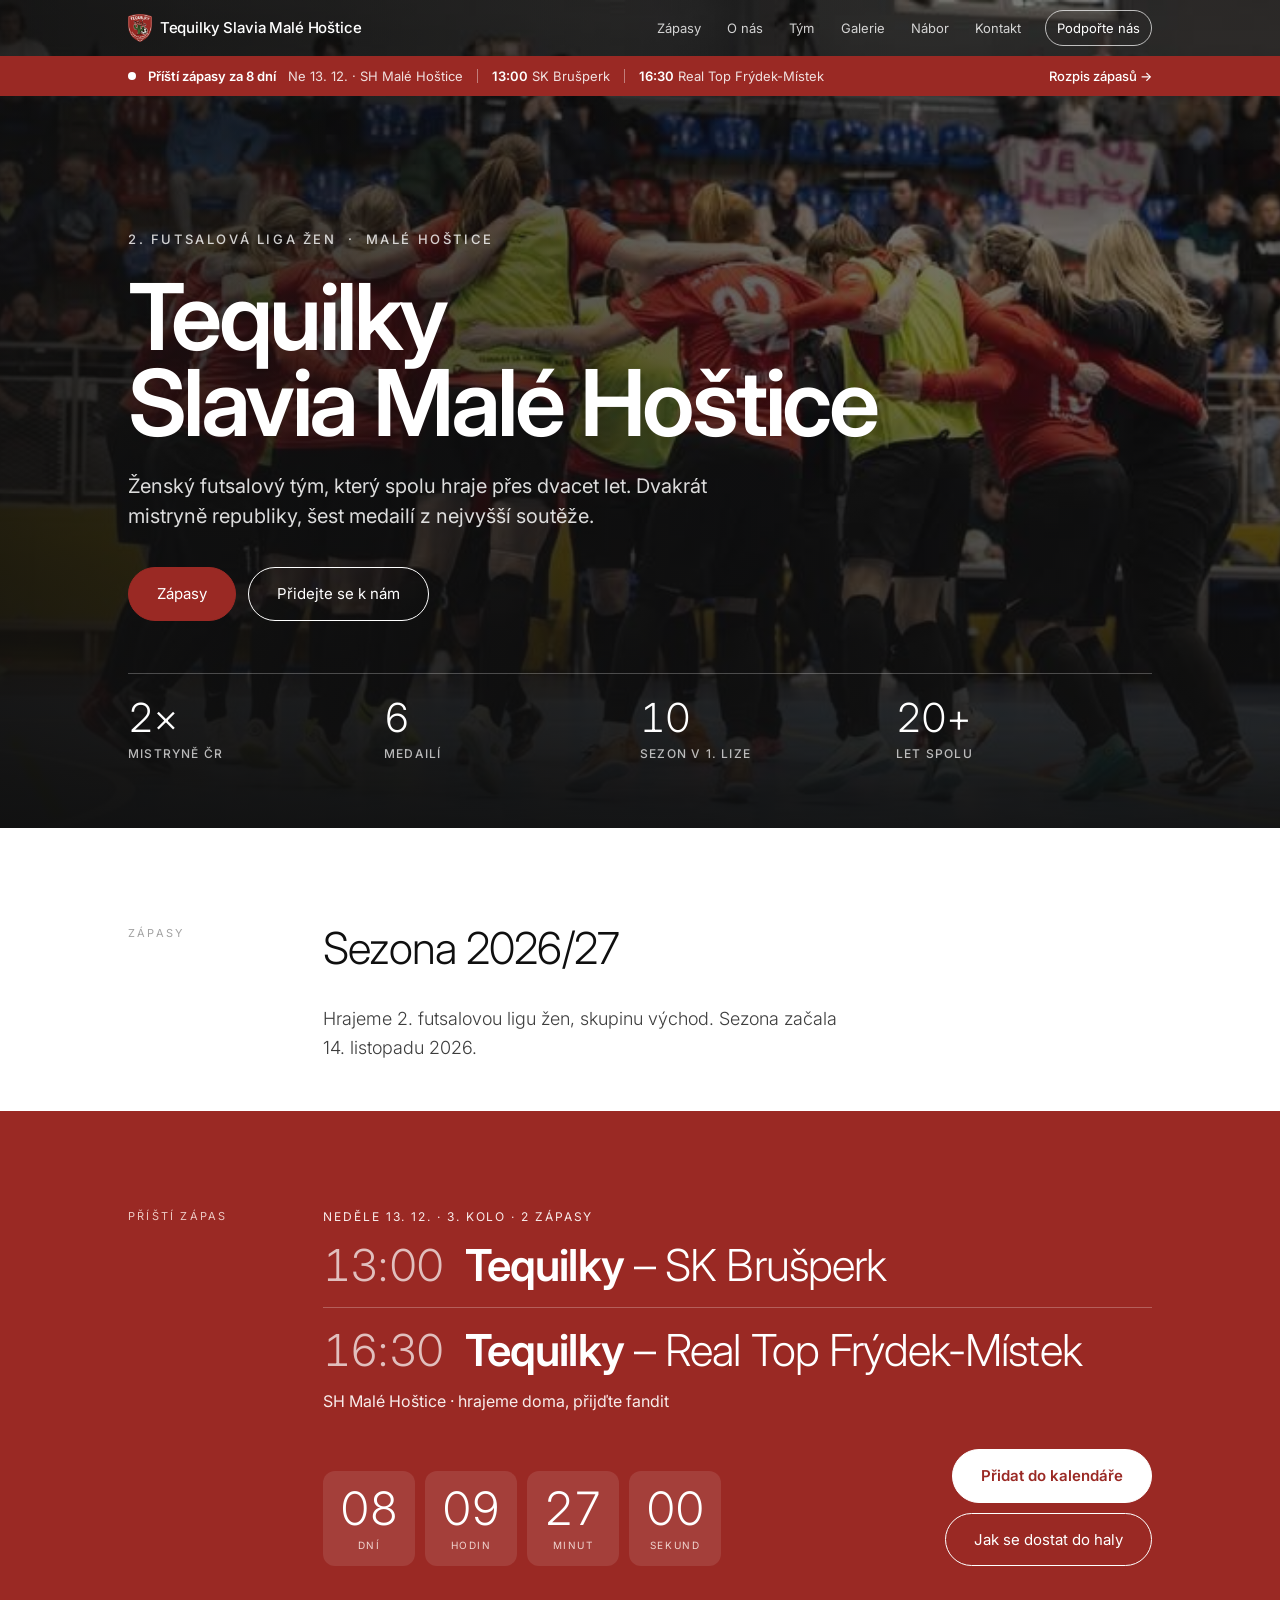
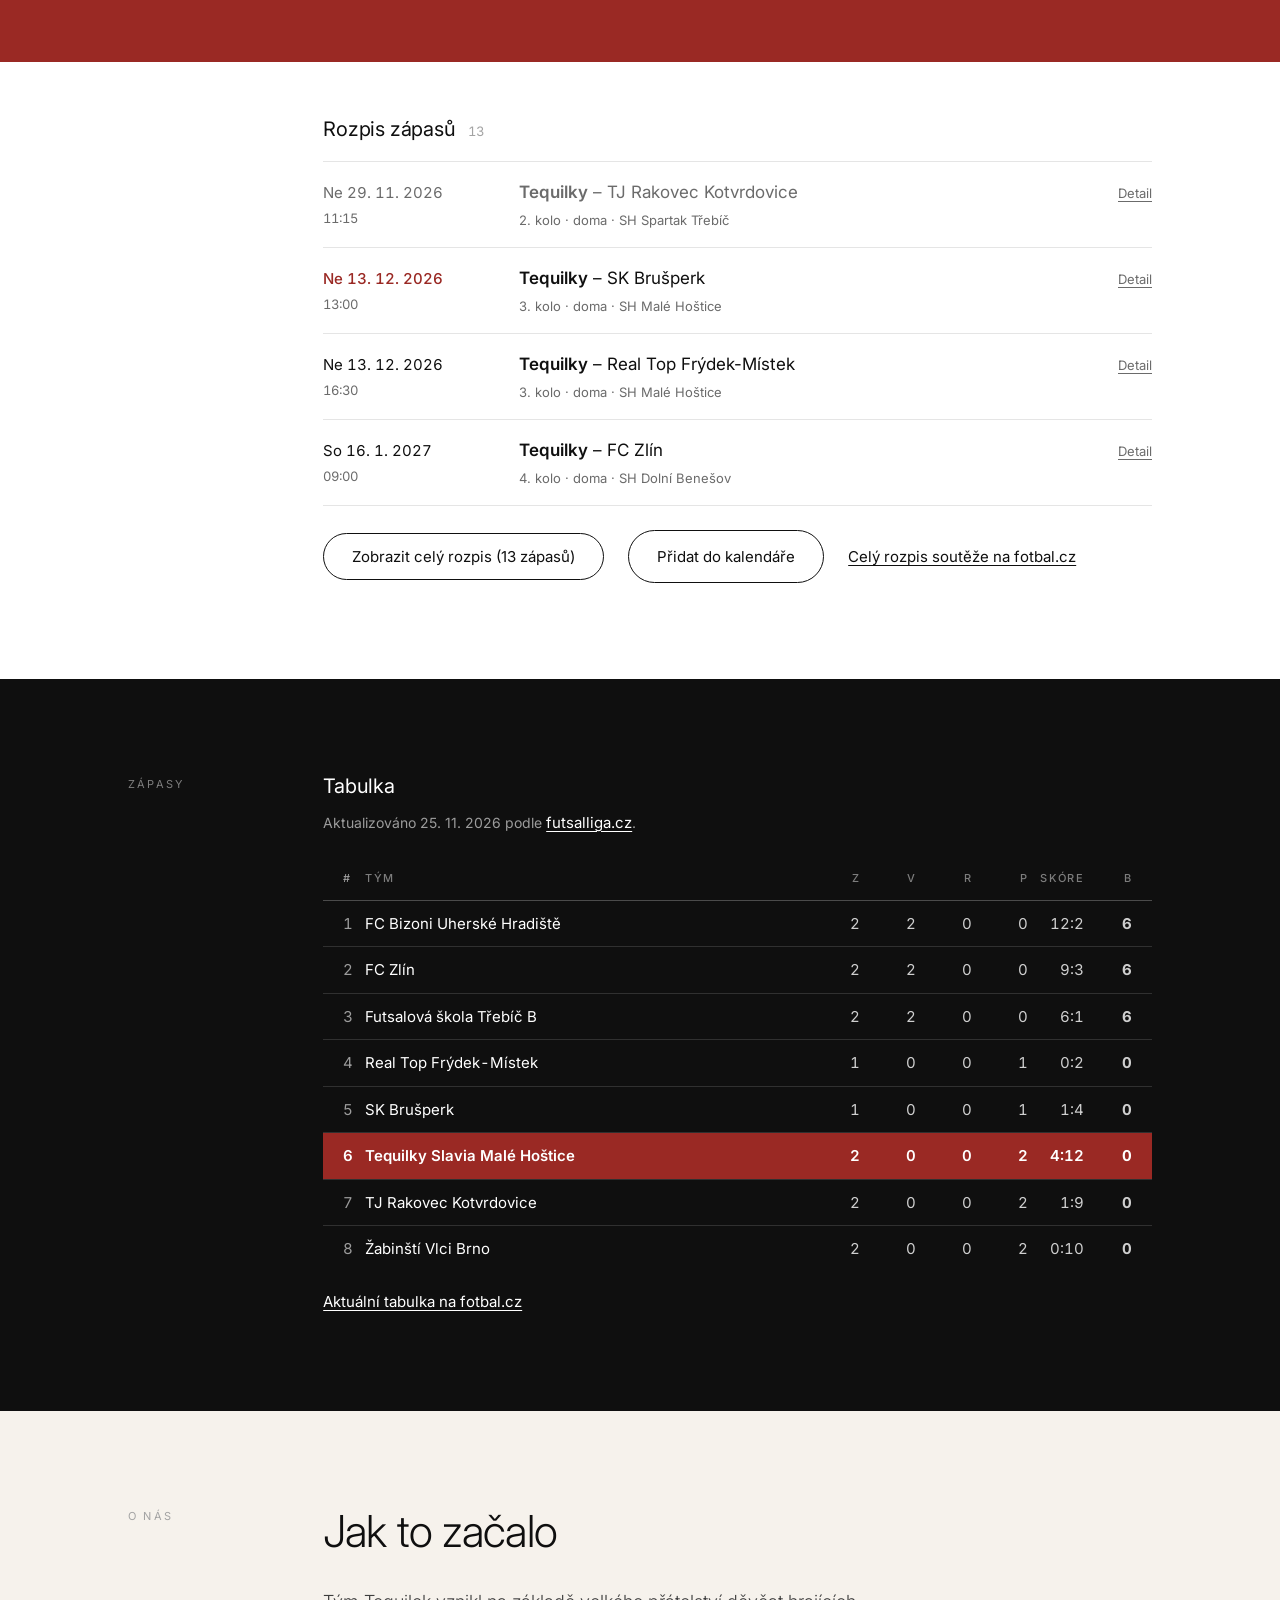
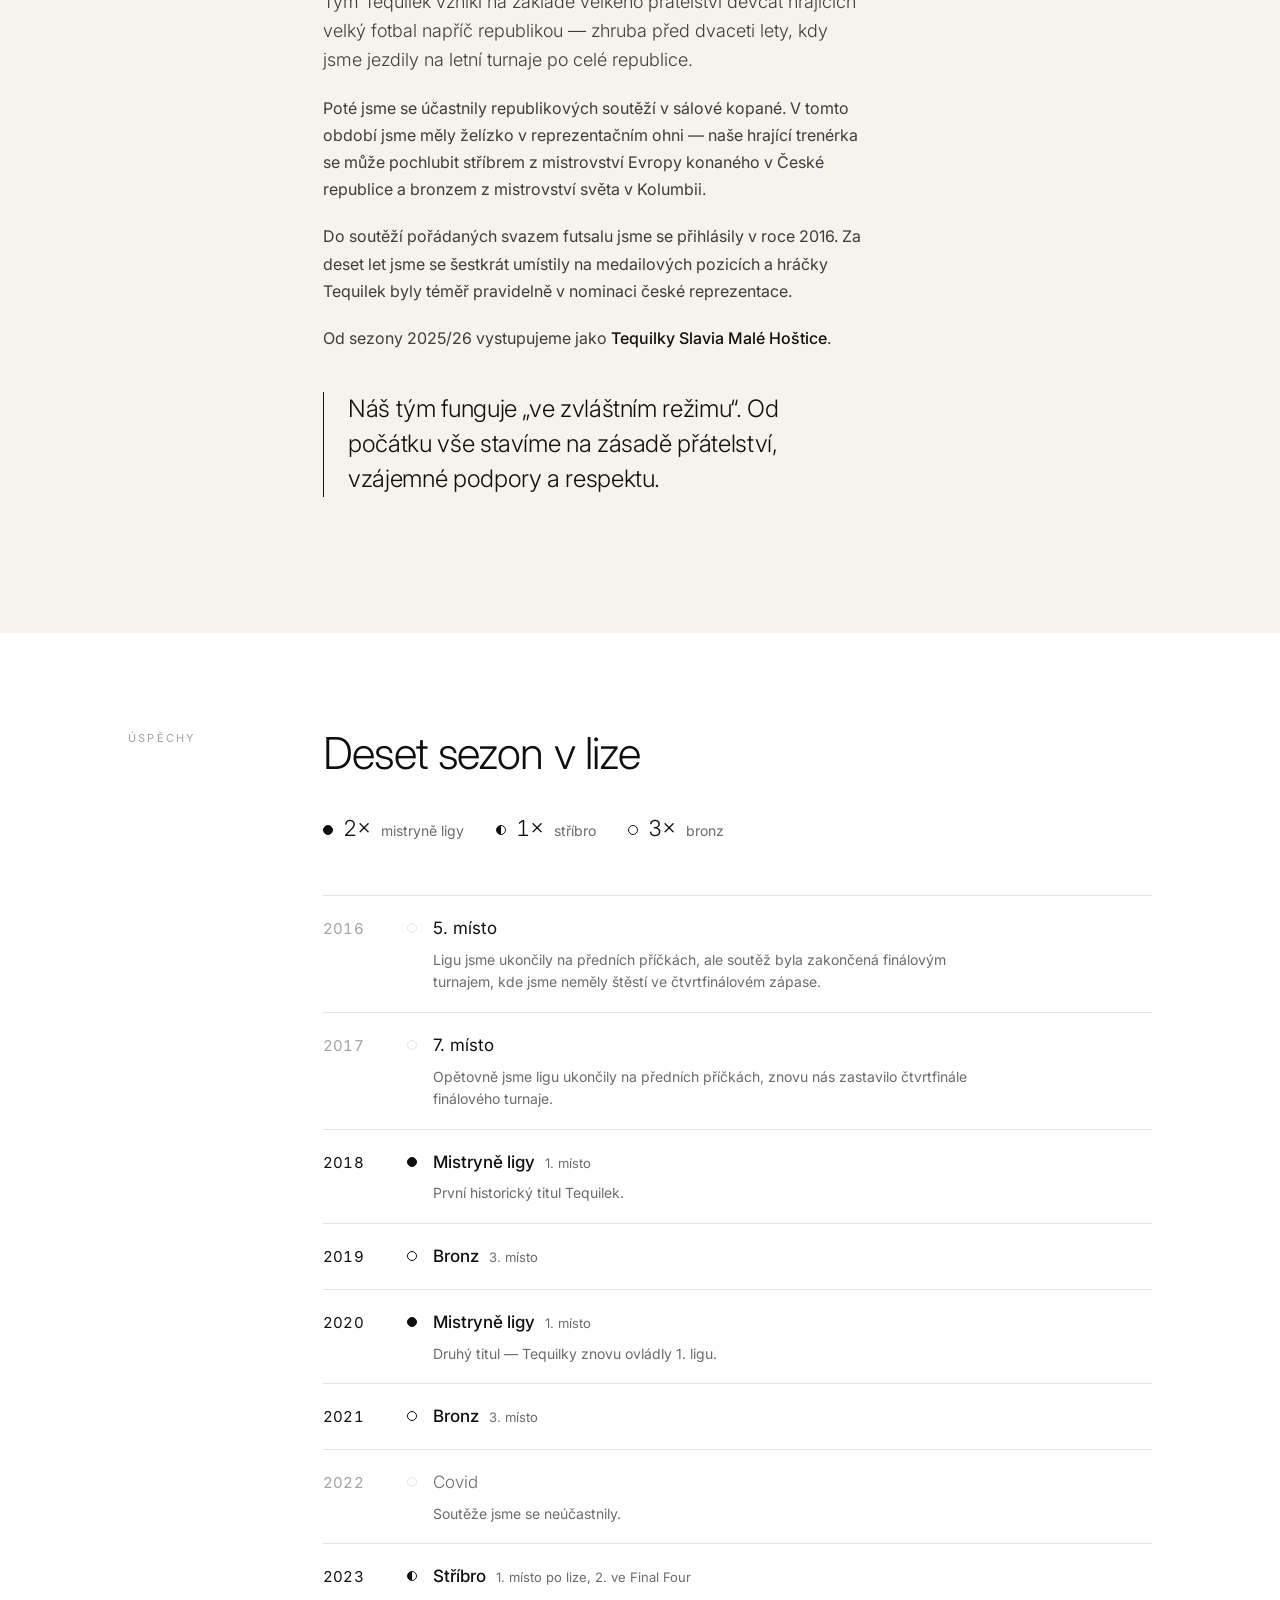
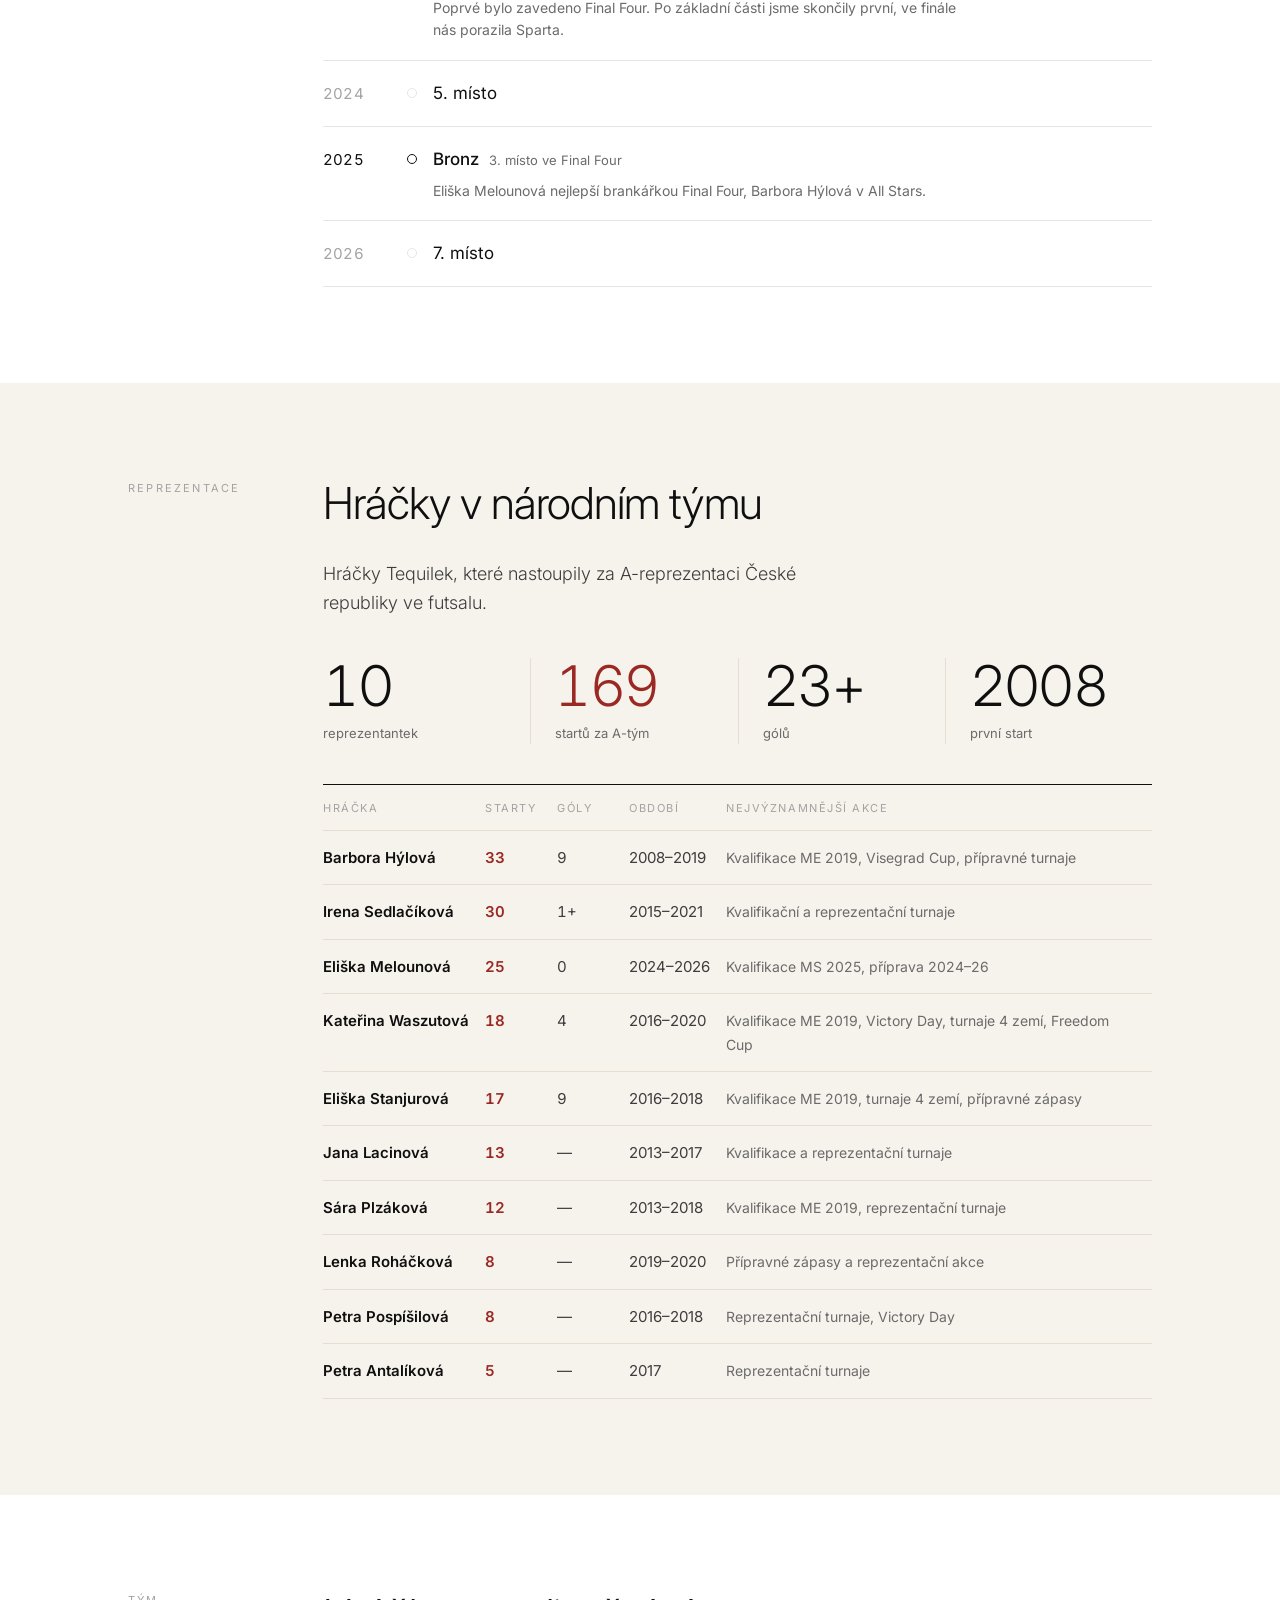
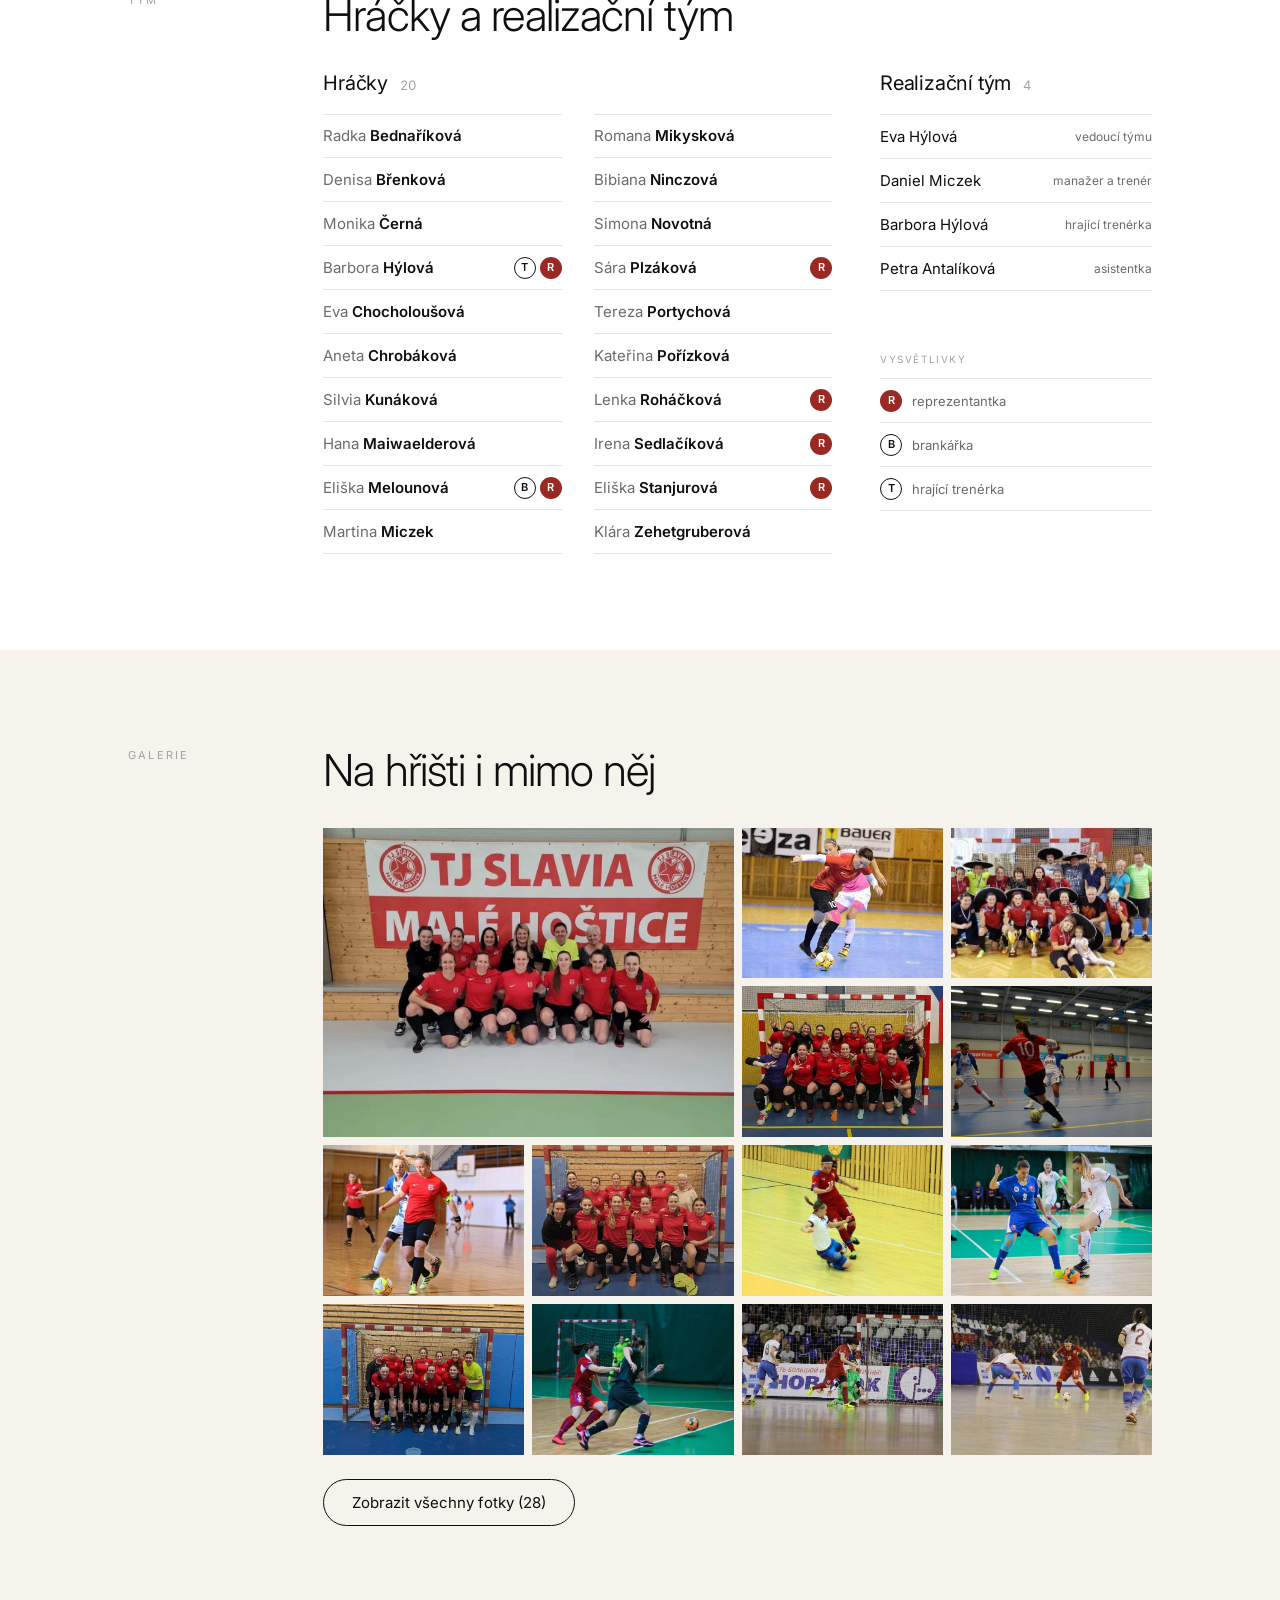
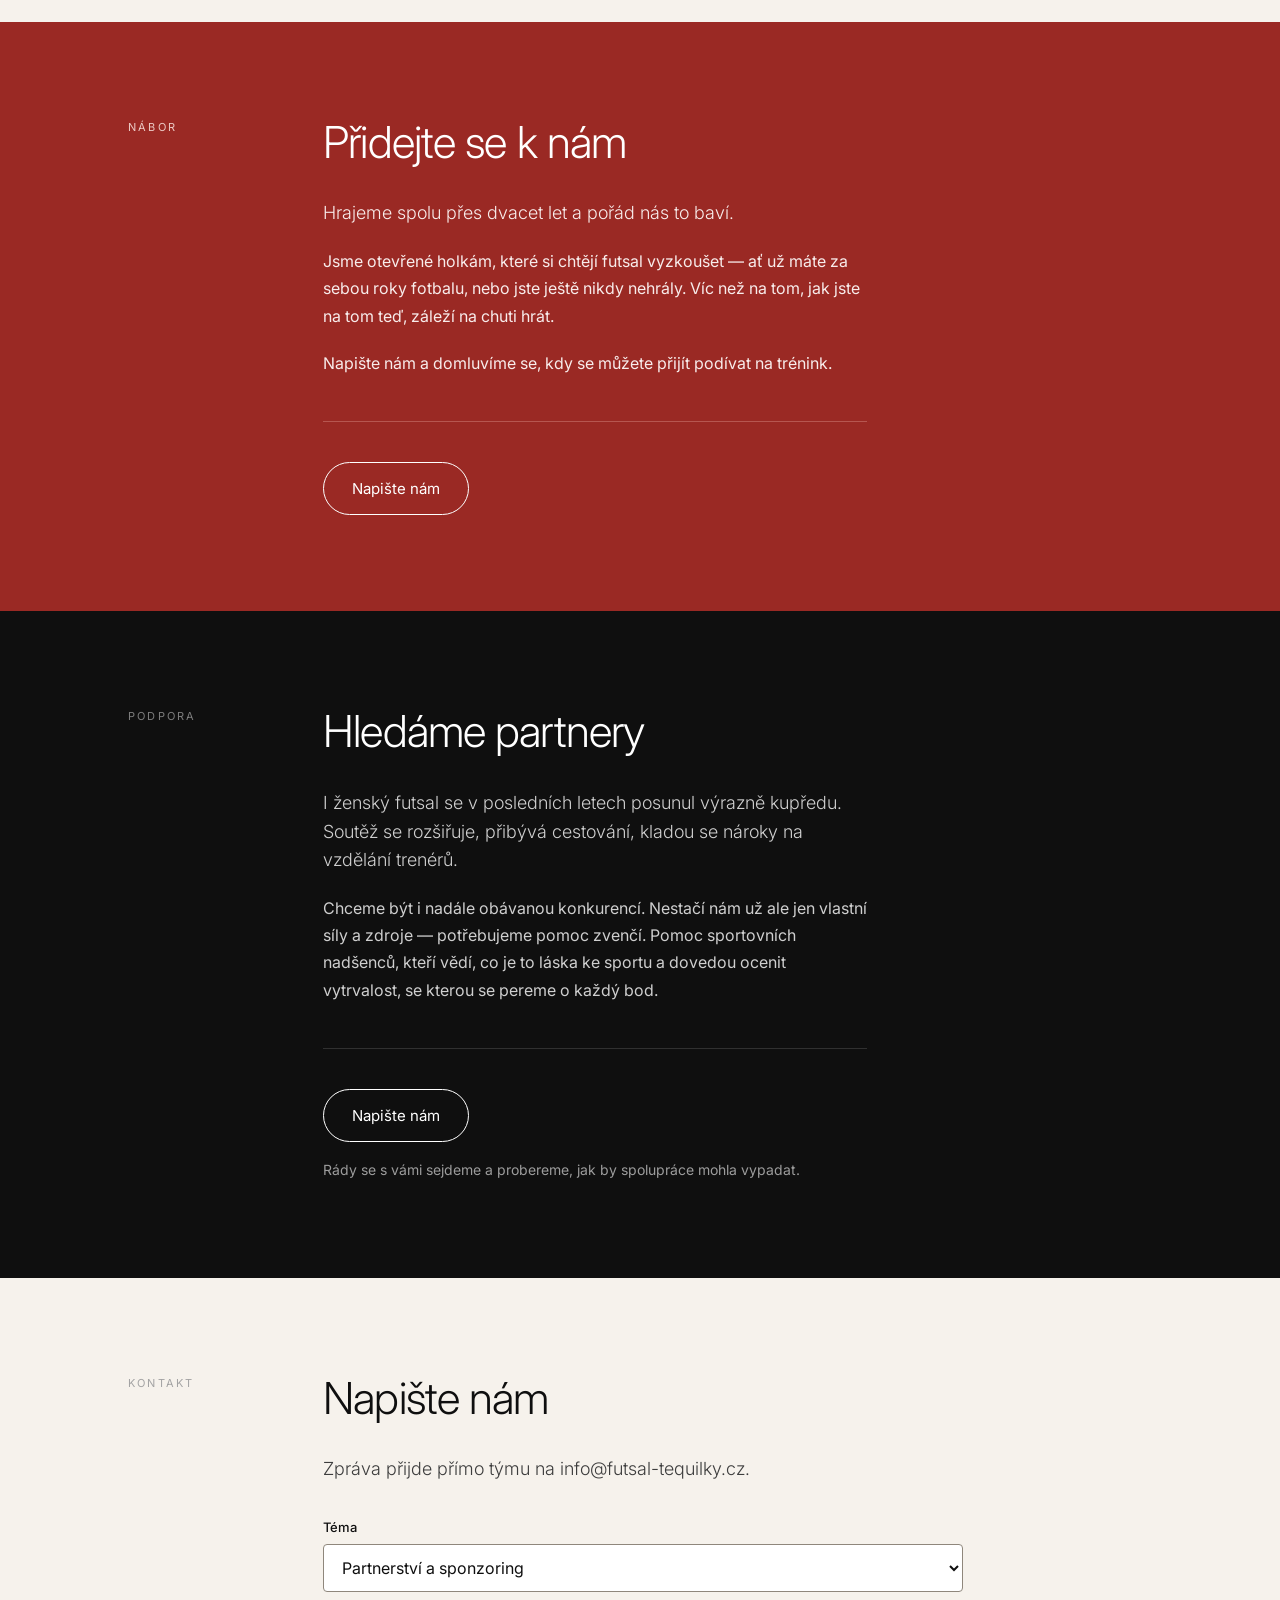
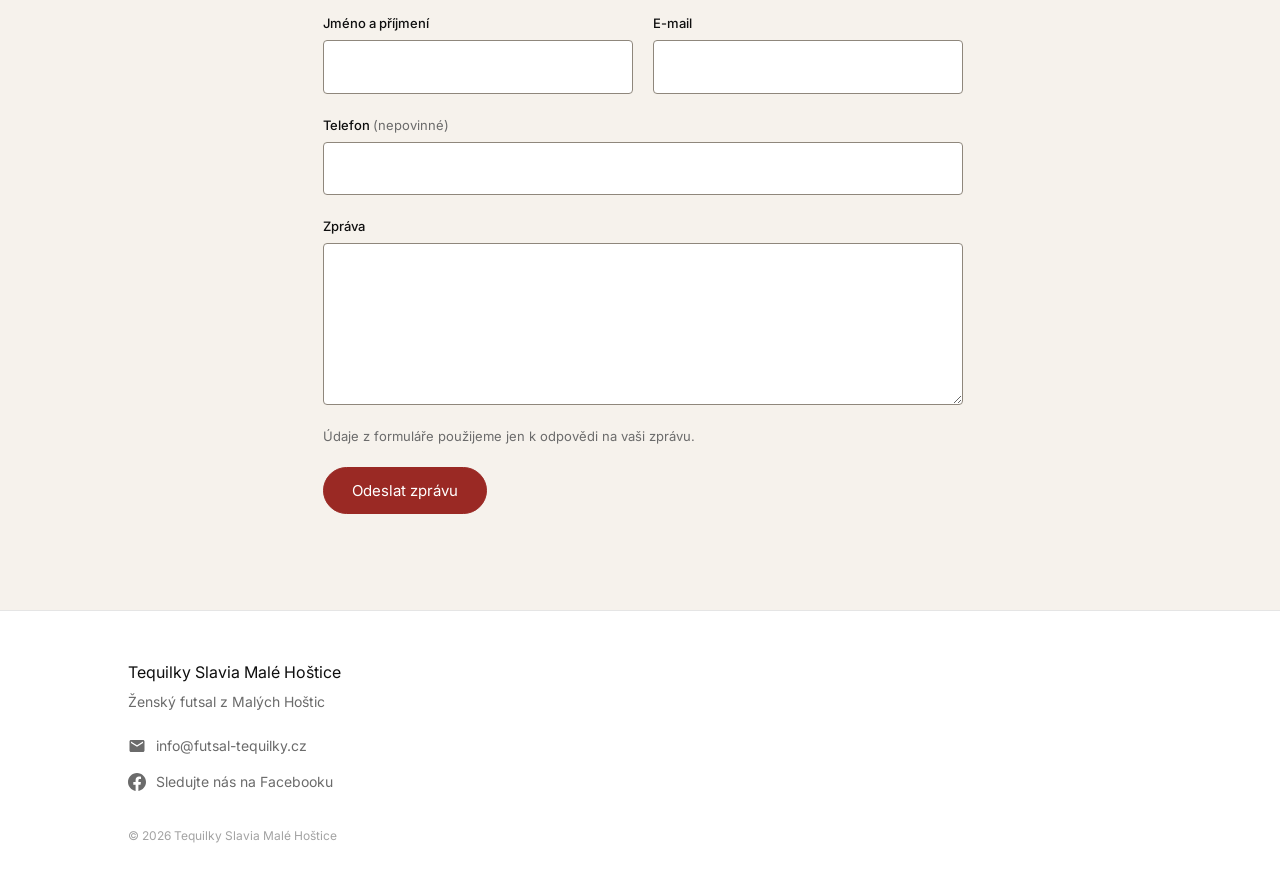
<file: index.html>
<!doctype html>
<html lang="cs">
<head>
<meta charset="utf-8">
<meta name="viewport" content="width=device-width, initial-scale=1">
<title>Tequilky Slavia Malé Hoštice — ženský futsal</title>
<meta name="description" content="Dvacet let přátelství, deset sezon v celorepublikové futsalové lize, šest medailí. Ženský futsalový tým z Malých Hoštic hledá partnery.">

<meta property="og:title" content="Tequilky Slavia Malé Hoštice">
<meta property="og:description" content="Dvacet let přátelství, deset sezon v lize, šest medailí. Ženský futsal z Malých Hoštic.">
<meta property="og:locale" content="cs_CZ">
<meta property="og:type" content="website">

<link rel="icon" href="favicon.svg" type="image/svg+xml">
<link rel="apple-touch-icon" href="apple-touch-icon.png">
<meta name="theme-color" content="#0f0f0f">
<noscript><style>.topbar--over{background:#0f0f0f}</style></noscript>

<link rel="preconnect" href="https://fonts.googleapis.com">
<link rel="preconnect" href="https://fonts.gstatic.com" crossorigin>
<link href="https://fonts.googleapis.com/css2?family=Inter:wght@300;400;500&display=swap" rel="stylesheet">
<link rel="stylesheet" href="styles.css">
</head>

<body>

<a class="skip" href="#obsah">Přeskočit na obsah</a>

<header class="topbar topbar--over" id="topbar">
  <div class="topbar__inner">
    <a class="wordmark" href="#">
      <picture>
        <source srcset="img/crest.webp" type="image/webp">
        <!-- alt is empty: the wordmark beside it already names the team -->
        <img src="img/crest.png" alt="" width="300" height="353">
      </picture>
      <span class="wordmark__name">Tequilky&nbsp;Slavia <span class="wordmark__place">Malé&nbsp;Hoštice</span></span>
    </a>
    <nav aria-label="Hlavní navigace">
      <ul class="topnav">
        <li><a href="#zapasy">Zápasy</a></li>
        <li><a href="#o-nas">O nás</a></li>
        <li><a href="#tym">Tým</a></li>
        <li><a href="#galerie">Galerie</a></li>
        <li><a href="#nabor">Nábor</a></li>
        <li><a href="#kontakt">Kontakt</a></li>
        <li><a class="topnav__cta" href="#podpora">Podpořte nás</a></li>
      </ul>
    </nav>
  </div>
  <a class="nextbar" id="nextbar" href="#pristi-zapas" hidden>
    <span class="nextbar__inner">
      <span class="nextbar__dot" aria-hidden="true"></span>
      <b class="nextbar__lead"></b>
      <span class="nextbar__info"><span class="nextbar__when"></span><span class="nextbar__times"></span><span class="nextbar__teams"></span></span>
      <span class="nextbar__more">Rozpis zápasů →</span>
    </span>
  </a>
</header>

<main id="obsah">

  <!-- ─────────────────────────  HERO  ───────────────────────── -->
  <section class="hero" aria-labelledby="hero-title">
    <img class="hero__photo" src="img/team-hero.jpg" width="960" height="443" fetchpriority="high"
         alt="Hráčky Tequilek v hloučku na hřišti">

    <div class="hero__inner">
      <div class="hero__copy">
        <p class="eyebrow">2.&nbsp;futsalová liga žen &nbsp;·&nbsp; Malé&nbsp;Hoštice</p>
        <h1 class="hero__title" id="hero-title">Tequilky<br>Slavia Malé&nbsp;Hoštice</h1>
        <p class="hero__lede">
          Ženský futsalový tým, který spolu hraje přes dvacet let. Dvakrát
          mistryně republiky, šest medailí z&nbsp;nejvyšší soutěže.
        </p>
        <div class="hero__actions">
          <a class="btn btn--solid" href="#zapasy">Zápasy</a>
          <a class="btn" href="#nabor">Přidejte se k nám</a>
        </div>
      </div>

      <dl class="stats">
        <div class="stat"><dt>mistryně ČR</dt><dd>2×</dd></div>
        <div class="stat"><dt>medailí</dt><dd>6</dd></div>
        <div class="stat"><dt>sezon v&nbsp;1.&nbsp;lize</dt><dd>10</dd></div>
        <div class="stat"><dt>let spolu</dt><dd>20+</dd></div>
      </dl>
    </div>
  </section>

  <!-- ─────────────────────────  ZÁPASY  ───────────────────────── -->
  <section class="section section--head" id="zapasy">
    <p class="section__label">Zápasy</p>
    <div class="section__body">
      <h2 class="section__title">Sezona 2026/27</h2>

      <div class="prose">
        <p class="prose__lead">
          Hrajeme 2.&nbsp;futsalovou ligu žen, skupinu východ. Sezona
          začala 14.&nbsp;listopadu 2026.
        </p>
      </div>

    </div>
  </section>

  <section class="section section--red next-band" id="pristi-zapas" aria-labelledby="pristi-zapas-zapas" hidden>
    <p class="section__label">Příští zápas</p>
    <div class="section__body">
      <p class="next-band__kicker"></p>
      <h3 class="next-band__teams" id="pristi-zapas-zapas"></h3>
      <p class="next-band__venue"></p>
      <div class="next-band__row">
        <div class="countdown" aria-hidden="true">
          <span class="countdown__unit"><span class="countdown__num">00</span><span class="countdown__label">dní</span></span>
          <span class="countdown__unit"><span class="countdown__num">00</span><span class="countdown__label">hodin</span></span>
          <span class="countdown__unit"><span class="countdown__num">00</span><span class="countdown__label">minut</span></span>
          <span class="countdown__unit"><span class="countdown__num">00</span><span class="countdown__label">sekund</span></span>
        </div>
        <p class="next-band__live" hidden><span class="nextbar__dot" aria-hidden="true"></span>Právě hrajeme</p>
        <div class="next-band__actions">
          <a class="btn btn--light next-band__ics" href="#" download="tequilky-zapas.ics">Přidat do kalendáře</a>
          <a class="btn next-band__map" href="#" target="_blank" rel="noopener">Jak se dostat do haly</a>
        </div>
      </div>
    </div>
  </section>

  <section class="section section--tail" aria-labelledby="rozpis">
    <div aria-hidden="true"></div>
    <div class="section__body">
      <h3 class="subhead" id="rozpis">Rozpis zápasů <span class="subhead__count">13</span></h3>
      <ol class="fixtures" id="fixtures">
          <li class="fixture has-result is-loss" data-kickoff="2026-11-14T09:00:00+01:00">
            <time class="fixture__when" datetime="2026-11-14T09:00+01:00"><span class="fixture__day">So 14.&nbsp;11.&nbsp;2026</span><span class="fixture__time">09:00</span></time>
            <span class="fixture__match">
              <span class="fixture__teams">FC Bizoni Uherské Hradiště <span class="fixture__score">7:2</span> <b>Tequilky</b></span>
              <span class="fixture__meta">1.&nbsp;kolo · venku · SH Strání · prohra</span>
            </span>
            <a class="fixture__link" href="https://www.fotbal.cz/futsal/zapasy/futsal/e2b0e6e5-3985-494a-a956-fad7d98f3f53" target="_blank" rel="noopener" aria-label="Detail zápasu FC Bizoni Uherské Hradiště – Tequilky Slavia Malé Hoštice na fotbal.cz">Detail</a>
          </li>
          <li class="fixture has-result is-loss" data-kickoff="2026-11-14T11:30:00+01:00">
            <time class="fixture__when" datetime="2026-11-14T11:30+01:00"><span class="fixture__day">So 14.&nbsp;11.&nbsp;2026</span><span class="fixture__time">11:30</span></time>
            <span class="fixture__match">
              <span class="fixture__teams">FC Zlín <span class="fixture__score">5:2</span> <b>Tequilky</b></span>
              <span class="fixture__meta">1.&nbsp;kolo · venku · SH Strání · prohra</span>
            </span>
            <a class="fixture__link" href="https://www.fotbal.cz/futsal/zapasy/futsal/8a5cdc65-d68b-4fb6-9f2c-1adab389fb01" target="_blank" rel="noopener" aria-label="Detail zápasu FC Zlín – Tequilky Slavia Malé Hoštice na fotbal.cz">Detail</a>
          </li>
          <li class="fixture" data-kickoff="2026-11-29T10:00:00+01:00">
            <time class="fixture__when" datetime="2026-11-29T10:00+01:00"><span class="fixture__day">Ne 29.&nbsp;11.&nbsp;2026</span><span class="fixture__time">10:00</span></time>
            <span class="fixture__match">
              <span class="fixture__teams">Futsalová škola Třebíč B – <b>Tequilky</b></span>
              <span class="fixture__meta">2.&nbsp;kolo · venku · SH Spartak Třebíč</span>
            </span>
            <a class="fixture__link" href="https://www.fotbal.cz/futsal/zapasy/futsal/6bf3ecc2-90e7-4580-944c-83808d1055f0" target="_blank" rel="noopener" aria-label="Detail zápasu Futsalová škola Třebíč B – Tequilky Slavia Malé Hoštice na fotbal.cz">Detail</a>
          </li>
          <li class="fixture" data-kickoff="2026-11-29T11:15:00+01:00">
            <time class="fixture__when" datetime="2026-11-29T11:15+01:00"><span class="fixture__day">Ne 29.&nbsp;11.&nbsp;2026</span><span class="fixture__time">11:15</span></time>
            <span class="fixture__match">
              <span class="fixture__teams"><b>Tequilky</b> – TJ Rakovec Kotvrdovice</span>
              <span class="fixture__meta">2.&nbsp;kolo · doma · SH Spartak Třebíč</span>
            </span>
            <a class="fixture__link" href="https://2lz.futsalliga.cz/match/1884" target="_blank" rel="noopener" aria-label="Detail zápasu Tequilky Slavia Malé Hoštice – TJ Rakovec Kotvrdovice na futsalliga.cz">Detail</a>
          </li>
          <li class="fixture" data-kickoff="2026-12-13T13:00:00+01:00">
            <time class="fixture__when" datetime="2026-12-13T13:00+01:00"><span class="fixture__day">Ne 13.&nbsp;12.&nbsp;2026</span><span class="fixture__time">13:00</span></time>
            <span class="fixture__match">
              <span class="fixture__teams"><b>Tequilky</b> – SK Brušperk</span>
              <span class="fixture__meta">3.&nbsp;kolo · doma · SH Malé Hoštice</span>
            </span>
            <a class="fixture__link" href="https://www.fotbal.cz/futsal/zapasy/futsal/de89fe77-c09a-4757-8cc4-1a9b0d568c89" target="_blank" rel="noopener" aria-label="Detail zápasu Tequilky Slavia Malé Hoštice – SK Brušperk na fotbal.cz">Detail</a>
          </li>
          <li class="fixture" data-kickoff="2026-12-13T16:30:00+01:00">
            <time class="fixture__when" datetime="2026-12-13T16:30+01:00"><span class="fixture__day">Ne 13.&nbsp;12.&nbsp;2026</span><span class="fixture__time">16:30</span></time>
            <span class="fixture__match">
              <span class="fixture__teams"><b>Tequilky</b> – Real Top Frýdek-Místek</span>
              <span class="fixture__meta">3.&nbsp;kolo · doma · SH Malé Hoštice</span>
            </span>
            <a class="fixture__link" href="https://www.fotbal.cz/futsal/zapasy/futsal/774d132f-2f87-471e-9963-be614000ef05" target="_blank" rel="noopener" aria-label="Detail zápasu Tequilky Slavia Malé Hoštice – Real Top Frýdek-Místek na fotbal.cz">Detail</a>
          </li>
          <li class="fixture" data-kickoff="2027-01-16T09:00:00+01:00">
            <time class="fixture__when" datetime="2027-01-16T09:00+01:00"><span class="fixture__day">So 16.&nbsp;1.&nbsp;2027</span><span class="fixture__time">09:00</span></time>
            <span class="fixture__match">
              <span class="fixture__teams"><b>Tequilky</b> – FC Zlín</span>
              <span class="fixture__meta">4.&nbsp;kolo · doma · SH Dolní Benešov</span>
            </span>
            <a class="fixture__link" href="https://www.fotbal.cz/futsal/zapasy/futsal/b4927cb1-4b21-455a-a141-188a2360788b" target="_blank" rel="noopener" aria-label="Detail zápasu Tequilky Slavia Malé Hoštice – FC Zlín na fotbal.cz">Detail</a>
          </li>
          <li class="fixture" data-kickoff="2027-01-16T12:30:00+01:00">
            <time class="fixture__when" datetime="2027-01-16T12:30+01:00"><span class="fixture__day">So 16.&nbsp;1.&nbsp;2027</span><span class="fixture__time">12:30</span></time>
            <span class="fixture__match">
              <span class="fixture__teams"><b>Tequilky</b> – FC Bizoni Uherské Hradiště</span>
              <span class="fixture__meta">4.&nbsp;kolo · doma · SH Dolní Benešov</span>
            </span>
            <a class="fixture__link" href="https://www.fotbal.cz/futsal/zapasy/futsal/6492fa3c-e767-4dfd-867e-6fc952d13042" target="_blank" rel="noopener" aria-label="Detail zápasu Tequilky Slavia Malé Hoštice – FC Bizoni Uherské Hradiště na fotbal.cz">Detail</a>
          </li>
          <li class="fixture" data-kickoff="2027-01-16T14:00:00+01:00">
            <time class="fixture__when" datetime="2027-01-16T14:00+01:00"><span class="fixture__day">So 16.&nbsp;1.&nbsp;2027</span><span class="fixture__time">14:00</span></time>
            <span class="fixture__match">
              <span class="fixture__teams"><b>Tequilky</b> – TJ Rakovec Kotvrdovice</span>
              <span class="fixture__meta">4.&nbsp;kolo · doma · SH Dolní Benešov</span>
            </span>
            <a class="fixture__link" href="https://www.fotbal.cz/futsal/zapasy/futsal/08acad51-d5fe-42fa-a924-119b8fc1fcf1" target="_blank" rel="noopener" aria-label="Detail zápasu Tequilky Slavia Malé Hoštice – TJ Rakovec Kotvrdovice na fotbal.cz">Detail</a>
          </li>
          <li class="fixture" data-kickoff="2027-01-31T11:30:00+01:00">
            <time class="fixture__when" datetime="2027-01-31T11:30+01:00"><span class="fixture__day">Ne 31.&nbsp;1.&nbsp;2027</span><span class="fixture__time">11:30</span></time>
            <span class="fixture__match">
              <span class="fixture__teams"><b>Tequilky</b> – Futsalová škola Třebíč B</span>
              <span class="fixture__meta">5.&nbsp;kolo · doma · SH Jedovnice</span>
            </span>
            <a class="fixture__link" href="https://www.fotbal.cz/futsal/zapasy/futsal/d2d76a0c-4793-4f2c-b9b6-86607df9bd82" target="_blank" rel="noopener" aria-label="Detail zápasu Tequilky Slavia Malé Hoštice – Futsalová škola Třebíč B na fotbal.cz">Detail</a>
          </li>
          <li class="fixture" data-kickoff="2027-02-13T10:00:00+01:00">
            <time class="fixture__when" datetime="2027-02-13T10:00+01:00"><span class="fixture__day">So 13.&nbsp;2.&nbsp;2027</span><span class="fixture__time">10:00</span></time>
            <span class="fixture__match">
              <span class="fixture__teams">Real Top Frýdek-Místek – <b>Tequilky</b></span>
              <span class="fixture__meta">6.&nbsp;kolo · venku · 6.ZŠ Frýdek-Místek</span>
            </span>
            <a class="fixture__link" href="https://www.fotbal.cz/futsal/zapasy/futsal/71151fe0-6dc3-4cca-8115-ec22f9b15c05" target="_blank" rel="noopener" aria-label="Detail zápasu Real Top Frýdek-Místek – Tequilky Slavia Malé Hoštice na fotbal.cz">Detail</a>
          </li>
          <li class="fixture" data-kickoff="2027-02-13T12:30:00+01:00">
            <time class="fixture__when" datetime="2027-02-13T12:30+01:00"><span class="fixture__day">So 13.&nbsp;2.&nbsp;2027</span><span class="fixture__time">12:30</span></time>
            <span class="fixture__match">
              <span class="fixture__teams">SK Brušperk – <b>Tequilky</b></span>
              <span class="fixture__meta">6.&nbsp;kolo · venku · 6.ZŠ Frýdek-Místek</span>
            </span>
            <a class="fixture__link" href="https://www.fotbal.cz/futsal/zapasy/futsal/7a255005-731a-4ed8-b244-a15e1625de86" target="_blank" rel="noopener" aria-label="Detail zápasu SK Brušperk – Tequilky Slavia Malé Hoštice na fotbal.cz">Detail</a>
          </li>
      </ol>
      <div class="fixtures__actions">
        <button class="btn fixtures__more" type="button" hidden>Zobrazit celý rozpis (13 zápasů)</button>
        <a class="btn fixtures__ics" href="https://www.fotbal.cz/futsal/futsal/zapas/905df4cb-f29c-4c9a-bfa5-de5448f74716?do=exportCalendar" download="tequilky-2026-27.ics">Přidat do kalendáře</a>
        <a class="link" href="https://www.fotbal.cz/futsal/futsal/zapas/905df4cb-f29c-4c9a-bfa5-de5448f74716" target="_blank" rel="noopener">Celý rozpis soutěže na fotbal.cz</a>
      </div>

    </div>
  </section>

  <!-- ─────────────────────────  TABULKA  ───────────────────────── -->
  <section class="section section--invert" id="tabulka">
    <p class="section__label">Zápasy</p>
    <div class="section__body">
      <h2 class="subhead">Tabulka</h2>
      <p class="standings__note">Aktualizováno 25.&nbsp;11.&nbsp;2026 podle <a class="link" href="https://2lz.futsalliga.cz/standings/2027/11" target="_blank" rel="noopener">futsalliga.cz</a>.</p>
      <table class="standings">
        <caption class="sr-only">Tabulka 2. futsalové ligy žen, skupina východ, sezona 2026/27</caption>
        <thead>
          <tr>
            <th scope="col" class="num">#</th>
            <th scope="col">Tým</th>
            <th scope="col" class="num"><abbr title="Zápasy">Z</abbr></th>
            <th scope="col" class="num opt"><abbr title="Výhry">V</abbr></th>
            <th scope="col" class="num opt"><abbr title="Remízy">R</abbr></th>
            <th scope="col" class="num opt"><abbr title="Prohry">P</abbr></th>
            <th scope="col" class="num">Skóre</th>
            <th scope="col" class="num"><abbr title="Body">B</abbr></th>
          </tr>
        </thead>
        <tbody>
            <tr><td class="num">1</td><th scope="row">FC Bizoni Uherské Hradiště</th><td class="num">2</td><td class="num opt">2</td><td class="num opt">0</td><td class="num opt">0</td><td class="num">12:2</td><td class="num"><b>6</b></td></tr>
            <tr><td class="num">2</td><th scope="row">FC Zlín</th><td class="num">2</td><td class="num opt">2</td><td class="num opt">0</td><td class="num opt">0</td><td class="num">9:3</td><td class="num"><b>6</b></td></tr>
            <tr><td class="num">3</td><th scope="row">Futsalová škola Třebíč B</th><td class="num">2</td><td class="num opt">2</td><td class="num opt">0</td><td class="num opt">0</td><td class="num">6:1</td><td class="num"><b>6</b></td></tr>
            <tr><td class="num">4</td><th scope="row">Real Top Frýdek-Místek</th><td class="num">1</td><td class="num opt">0</td><td class="num opt">0</td><td class="num opt">1</td><td class="num">0:2</td><td class="num"><b>0</b></td></tr>
            <tr><td class="num">5</td><th scope="row">SK Brušperk</th><td class="num">1</td><td class="num opt">0</td><td class="num opt">0</td><td class="num opt">1</td><td class="num">1:4</td><td class="num"><b>0</b></td></tr>
            <tr class="is-us"><td class="num">6</td><th scope="row">Tequilky Slavia Malé Hoštice</th><td class="num">2</td><td class="num opt">0</td><td class="num opt">0</td><td class="num opt">2</td><td class="num">4:12</td><td class="num"><b>0</b></td></tr>
            <tr><td class="num">7</td><th scope="row">TJ Rakovec Kotvrdovice</th><td class="num">2</td><td class="num opt">0</td><td class="num opt">0</td><td class="num opt">2</td><td class="num">1:9</td><td class="num"><b>0</b></td></tr>
            <tr><td class="num">8</td><th scope="row">Žabinští Vlci Brno</th><td class="num">2</td><td class="num opt">0</td><td class="num opt">0</td><td class="num opt">2</td><td class="num">0:10</td><td class="num"><b>0</b></td></tr>
        </tbody>
      </table>
      <p class="standings__source"><a class="link" href="https://www.fotbal.cz/futsal/futsal/table/905df4cb-f29c-4c9a-bfa5-de5448f74716" target="_blank" rel="noopener">Aktuální tabulka na fotbal.cz</a></p>
    </div>
  </section>

  <!-- ─────────────────────────  PŘÍBĚH  ───────────────────────── -->
  <section class="section section--cream" id="o-nas">
    <p class="section__label">O nás</p>
    <div class="section__body">
      <h2 class="section__title">Jak to začalo</h2>

      <div class="prose">
        <p class="prose__lead">
          Tým Tequilek vznikl na základě velkého přátelství děvčat hrajících velký
          fotbal napříč republikou — zhruba před dvaceti lety, kdy jsme jezdily na
          letní turnaje po celé republice.
        </p>
        <p>
          Poté jsme se účastnily republikových soutěží v sálové kopané. V tomto
          období jsme měly želízko v reprezentačním ohni — naše hrající trenérka se
          může pochlubit stříbrem z mistrovství Evropy konaného v České republice
          a bronzem z mistrovství světa v Kolumbii.
        </p>
        <p>
          Do soutěží pořádaných svazem futsalu jsme se přihlásily v roce 2016. Za
          deset let jsme se šestkrát umístily na medailových pozicích a hráčky
          Tequilek byly téměř pravidelně v nominaci české reprezentace.
        </p>
        <p>
          Od sezony 2025/26 vystupujeme jako <strong>Tequilky Slavia Malé Hoštice</strong>.
        </p>
      </div>

      <blockquote class="pullquote">
        Náš tým funguje „ve zvláštním režimu“. Od počátku vše stavíme na zásadě
        přátelství, vzájemné podpory a respektu.
      </blockquote>
    </div>
  </section>

  <!-- ─────────────────────────  ÚSPĚCHY  ───────────────────────── -->
  <section class="section" id="uspechy">
    <p class="section__label">Úspěchy</p>
    <div class="section__body">
      <h2 class="section__title">Deset sezon v lize</h2>

      <ul class="tally">
        <li>
          <span class="medal medal--gold" aria-hidden="true"></span>
          <span class="tally__num">2×</span>
          <span class="tally__what">mistryně ligy</span>
        </li>
        <li>
          <span class="medal medal--silver" aria-hidden="true"></span>
          <span class="tally__num">1×</span>
          <span class="tally__what">stříbro</span>
        </li>
        <li>
          <span class="medal medal--bronze" aria-hidden="true"></span>
          <span class="tally__num">3×</span>
          <span class="tally__what">bronz</span>
        </li>
      </ul>

      <ol class="years">

        <li class="year">
          <span class="year__n">2016</span>
          <span class="medal medal--none" aria-hidden="true"></span>
          <span class="year__result">5. místo</span>
          <span class="year__note">Ligu jsme ukončily na předních příčkách, ale soutěž
            byla zakončená finálovým turnajem, kde jsme neměly štěstí ve
            čtvrtfinálovém zápase.</span>
        </li>

        <li class="year">
          <span class="year__n">2017</span>
          <span class="medal medal--none" aria-hidden="true"></span>
          <span class="year__result">7. místo</span>
          <span class="year__note">Opětovně jsme ligu ukončily na předních příčkách,
            znovu nás zastavilo čtvrtfinále finálového turnaje.</span>
        </li>

        <li class="year year--medal">
          <span class="year__n">2018</span>
          <span class="medal medal--gold" aria-hidden="true"></span>
          <span class="year__result">Mistryně ligy <span class="year__rank">1. místo</span></span>
          <span class="year__note">První historický titul Tequilek.</span>
        </li>

        <li class="year year--medal">
          <span class="year__n">2019</span>
          <span class="medal medal--bronze" aria-hidden="true"></span>
          <span class="year__result">Bronz <span class="year__rank">3. místo</span></span>
        </li>

        <li class="year year--medal">
          <span class="year__n">2020</span>
          <span class="medal medal--gold" aria-hidden="true"></span>
          <span class="year__result">Mistryně ligy <span class="year__rank">1. místo</span></span>
          <span class="year__note">Druhý titul — Tequilky znovu ovládly 1. ligu.</span>
        </li>

        <li class="year year--medal">
          <span class="year__n">2021</span>
          <span class="medal medal--bronze" aria-hidden="true"></span>
          <span class="year__result">Bronz <span class="year__rank">3. místo</span></span>
        </li>

        <li class="year year--off">
          <span class="year__n">2022</span>
          <span class="medal medal--none" aria-hidden="true"></span>
          <span class="year__result">Covid</span>
          <span class="year__note">Soutěže jsme se neúčastnily.</span>
        </li>

        <li class="year year--medal">
          <span class="year__n">2023</span>
          <span class="medal medal--silver" aria-hidden="true"></span>
          <span class="year__result">Stříbro <span class="year__rank">1. místo po lize, 2. ve Final Four</span></span>
          <span class="year__note">Poprvé bylo zavedeno Final Four. Po základní části
            jsme skončily první, ve finále nás porazila Sparta.</span>
        </li>

        <li class="year">
          <span class="year__n">2024</span>
          <span class="medal medal--none" aria-hidden="true"></span>
          <span class="year__result">5. místo</span>
        </li>

        <li class="year year--medal">
          <span class="year__n">2025</span>
          <span class="medal medal--bronze" aria-hidden="true"></span>
          <span class="year__result">Bronz <span class="year__rank">3. místo ve Final Four</span></span>
          <span class="year__note">Eliška Melounová nejlepší brankářkou Final Four,
            Barbora Hýlová v All Stars.</span>
        </li>

        <li class="year">
          <span class="year__n">2026</span>
          <span class="medal medal--none" aria-hidden="true"></span>
          <span class="year__result">7. místo</span>
        </li>

      </ol>
    </div>
  </section>

  <!-- ─────────────────────────  REPREZENTACE  ───────────────────────── -->
  <section class="section section--cream" id="reprezentace">
    <p class="section__label">Reprezentace</p>
    <div class="section__body">
      <h2 class="section__title">Hráčky v národním týmu</h2>

      <div class="prose">
        <p class="prose__lead">
          Hráčky Tequilek, které nastoupily za A-reprezentaci České republiky
          ve futsalu.
        </p>
      </div>

      <ul class="repre-stats">
        <li><b>10</b> reprezentantek</li>
        <li class="repre-stats__key"><b>169</b> startů za A-tým</li>
        <li><b>23+</b> gólů</li>
        <li><b>2008</b> první start</li>
      </ul>

      <table class="repre">
        <caption class="sr-only">Hráčky Tequilek v A-reprezentaci ČR ve futsalu</caption>
        <thead>
          <tr>
            <th scope="col">Hráčka</th>
            <th scope="col" class="num">Starty</th>
            <th scope="col" class="num">Góly</th>
            <th scope="col">Období</th>
            <th scope="col">Nejvýznamnější akce</th>
          </tr>
        </thead>
        <tbody>
          <tr>
            <th scope="row" data-label="Hráčka">Barbora Hýlová</th>
            <td class="num" data-label="Starty">33</td>
            <td class="num" data-label="Góly">9</td>
            <td data-label="Období">2008–2019</td>
            <td data-label="Akce">Kvalifikace ME 2019, Visegrad Cup, přípravné turnaje</td>
          </tr>
          <tr>
            <th scope="row" data-label="Hráčka">Irena Sedlačíková</th>
            <td class="num" data-label="Starty">30</td>
            <td class="num" data-label="Góly">1+</td>
            <td data-label="Období">2015–2021</td>
            <td data-label="Akce">Kvalifikační a reprezentační turnaje</td>
          </tr>
          <tr>
            <th scope="row" data-label="Hráčka">Eliška Melounová</th>
            <td class="num" data-label="Starty">25</td>
            <td class="num" data-label="Góly">0</td>
            <td data-label="Období">2024–2026</td>
            <td data-label="Akce">Kvalifikace MS 2025, příprava 2024–26</td>
          </tr>
          <tr>
            <th scope="row" data-label="Hráčka">Kateřina Waszutová</th>
            <td class="num" data-label="Starty">18</td>
            <td class="num" data-label="Góly">4</td>
            <td data-label="Období">2016–2020</td>
            <td data-label="Akce">Kvalifikace ME 2019, Victory Day, turnaje 4 zemí, Freedom Cup</td>
          </tr>
          <tr>
            <th scope="row" data-label="Hráčka">Eliška Stanjurová</th>
            <td class="num" data-label="Starty">17</td>
            <td class="num" data-label="Góly">9</td>
            <td data-label="Období">2016–2018</td>
            <td data-label="Akce">Kvalifikace ME 2019, turnaje 4 zemí, přípravné zápasy</td>
          </tr>
          <tr>
            <th scope="row" data-label="Hráčka">Jana Lacinová</th>
            <td class="num" data-label="Starty">13</td>
            <td class="num" data-label="Góly">—</td>
            <td data-label="Období">2013–2017</td>
            <td data-label="Akce">Kvalifikace a reprezentační turnaje</td>
          </tr>
          <tr>
            <th scope="row" data-label="Hráčka">Sára Plzáková</th>
            <td class="num" data-label="Starty">12</td>
            <td class="num" data-label="Góly">—</td>
            <td data-label="Období">2013–2018</td>
            <td data-label="Akce">Kvalifikace ME 2019, reprezentační turnaje</td>
          </tr>
          <tr>
            <th scope="row" data-label="Hráčka">Lenka Roháčková</th>
            <td class="num" data-label="Starty">8</td>
            <td class="num" data-label="Góly">—</td>
            <td data-label="Období">2019–2020</td>
            <td data-label="Akce">Přípravné zápasy a reprezentační akce</td>
          </tr>
          <tr>
            <th scope="row" data-label="Hráčka">Petra Pospíšilová</th>
            <td class="num" data-label="Starty">8</td>
            <td class="num" data-label="Góly">—</td>
            <td data-label="Období">2016–2018</td>
            <td data-label="Akce">Reprezentační turnaje, Victory Day</td>
          </tr>
          <tr>
            <th scope="row" data-label="Hráčka">Petra Antalíková</th>
            <td class="num" data-label="Starty">5</td>
            <td class="num" data-label="Góly">—</td>
            <td data-label="Období">2017</td>
            <td data-label="Akce">Reprezentační turnaje</td>
          </tr>
        </tbody>
      </table>
    </div>
  </section>

  <!-- ─────────────────────────  TÝM  ───────────────────────── -->
  <section class="section" id="tym">
    <p class="section__label">Tým</p>
    <div class="section__body">
      <h2 class="section__title">Hráčky a realizační tým</h2>

      <div class="team">
        <div class="team__players">
          <h3 class="subhead">Hráčky <span class="subhead__count">20</span></h3>
          <ul class="squad">
            <li class="player">
              <span class="player__name"><span class="player__first">Radka</span> <b class="player__last">Bednaříková</b></span>
            </li>
            <li class="player">
              <span class="player__name"><span class="player__first">Denisa</span> <b class="player__last">Břenková</b></span>
            </li>
            <li class="player">
              <span class="player__name"><span class="player__first">Monika</span> <b class="player__last">Černá</b></span>
            </li>
            <li class="player">
              <span class="player__name"><span class="player__first">Barbora</span> <b class="player__last">Hýlová</b></span>
              <span class="player__badges"><span class="badge badge--role"><span aria-hidden="true">T</span><span class="sr-only">hrající trenérka</span></span><span class="badge badge--rep"><span aria-hidden="true">R</span><span class="sr-only">reprezentantka</span></span></span>
            </li>
            <li class="player">
              <span class="player__name"><span class="player__first">Eva</span> <b class="player__last">Chocholoušová</b></span>
            </li>
            <li class="player">
              <span class="player__name"><span class="player__first">Aneta</span> <b class="player__last">Chrobáková</b></span>
            </li>
            <li class="player">
              <span class="player__name"><span class="player__first">Silvia</span> <b class="player__last">Kunáková</b></span>
            </li>
            <li class="player">
              <span class="player__name"><span class="player__first">Hana</span> <b class="player__last">Maiwaelderová</b></span>
            </li>
            <li class="player">
              <span class="player__name"><span class="player__first">Eliška</span> <b class="player__last">Melounová</b></span>
              <span class="player__badges"><span class="badge badge--role"><span aria-hidden="true">B</span><span class="sr-only">brankářka</span></span><span class="badge badge--rep"><span aria-hidden="true">R</span><span class="sr-only">reprezentantka</span></span></span>
            </li>
            <li class="player">
              <span class="player__name"><span class="player__first">Martina</span> <b class="player__last">Miczek</b></span>
            </li>
            <li class="player">
              <span class="player__name"><span class="player__first">Romana</span> <b class="player__last">Mikysková</b></span>
            </li>
            <li class="player">
              <span class="player__name"><span class="player__first">Bibiana</span> <b class="player__last">Ninczová</b></span>
            </li>
            <li class="player">
              <span class="player__name"><span class="player__first">Simona</span> <b class="player__last">Novotná</b></span>
            </li>
            <li class="player">
              <span class="player__name"><span class="player__first">Sára</span> <b class="player__last">Plzáková</b></span>
              <span class="player__badges"><span class="badge badge--rep"><span aria-hidden="true">R</span><span class="sr-only">reprezentantka</span></span></span>
            </li>
            <li class="player">
              <span class="player__name"><span class="player__first">Tereza</span> <b class="player__last">Portychová</b></span>
            </li>
            <li class="player">
              <span class="player__name"><span class="player__first">Kateřina</span> <b class="player__last">Pořízková</b></span>
            </li>
            <li class="player">
              <span class="player__name"><span class="player__first">Lenka</span> <b class="player__last">Roháčková</b></span>
              <span class="player__badges"><span class="badge badge--rep"><span aria-hidden="true">R</span><span class="sr-only">reprezentantka</span></span></span>
            </li>
            <li class="player">
              <span class="player__name"><span class="player__first">Irena</span> <b class="player__last">Sedlačíková</b></span>
              <span class="player__badges"><span class="badge badge--rep"><span aria-hidden="true">R</span><span class="sr-only">reprezentantka</span></span></span>
            </li>
            <li class="player">
              <span class="player__name"><span class="player__first">Eliška</span> <b class="player__last">Stanjurová</b></span>
              <span class="player__badges"><span class="badge badge--rep"><span aria-hidden="true">R</span><span class="sr-only">reprezentantka</span></span></span>
            </li>
            <li class="player">
              <span class="player__name"><span class="player__first">Klára</span> <b class="player__last">Zehetgruberová</b></span>
            </li>
          </ul>
        </div>
        <div class="team__side">
          <h3 class="subhead">Realizační tým <span class="subhead__count">4</span></h3>
          <ul class="staff">
            <li class="staff__person"><span class="staff__name">Eva Hýlová</span><span class="staff__role">vedoucí týmu</span></li>
            <li class="staff__person"><span class="staff__name">Daniel Miczek</span><span class="staff__role">manažer a trenér</span></li>
            <li class="staff__person"><span class="staff__name">Barbora Hýlová</span><span class="staff__role">hrající trenérka</span></li>
            <li class="staff__person"><span class="staff__name">Petra Antalíková</span><span class="staff__role">asistentka</span></li>
          </ul>
          <p class="team__caps" id="vysvetlivky">Vysvětlivky</p>
          <ul class="squad-legend" aria-labelledby="vysvetlivky">
            <li><span class="badge badge--rep" aria-hidden="true">R</span>reprezentantka</li>
            <li><span class="badge badge--role" aria-hidden="true">B</span>brankářka</li>
            <li><span class="badge badge--role" aria-hidden="true">T</span>hrající trenérka</li>
          </ul>
        </div>
      </div>
    </div>
  </section>

  <!-- ─────────────────────────  GALERIE  ───────────────────────── -->
  <section class="section section--cream" id="galerie">
    <p class="section__label">Galerie</p>
    <div class="section__body">
      <h2 class="section__title">Na hřišti i mimo něj</h2>

      <ul class="gallery" id="gallery">
        <li><a href="img/galerie/01.jpg"><img src="img/galerie/01.jpg" width="1170" height="830" alt="Tequilky pod transparentem TJ Slavia Malé Hoštice" loading="lazy" decoding="async"></a></li>
        <li><a href="img/galerie/02.jpg"><img src="img/galerie/02-n.jpg" width="720" height="540" alt="Souboj o míč" loading="lazy" decoding="async"></a></li>
        <li><a href="img/galerie/03.jpg"><img src="img/galerie/03-n.jpg" width="720" height="336" alt="Oslava s poháry a sombrery" loading="lazy" decoding="async"></a></li>
        <li><a href="img/galerie/04.jpg"><img src="img/galerie/04-n.jpg" width="720" height="506" alt="Týmová fotka u branky" loading="lazy" decoding="async"></a></li>
        <li><a href="img/galerie/05.jpg"><img src="img/galerie/05-n.jpg" width="720" height="480" alt="Hráčka Tequilek s míčem" loading="lazy" decoding="async"></a></li>
        <li><a href="img/galerie/06.jpg"><img src="img/galerie/06-n.jpg" width="664" height="458" alt="Souboj o míč u postranní čáry" loading="lazy" decoding="async"></a></li>
        <li><a href="img/galerie/07.jpg"><img src="img/galerie/07-n.jpg" width="720" height="516" alt="Společná fotka v hale" loading="lazy" decoding="async"></a></li>
        <li><a href="img/galerie/08.jpg"><img src="img/galerie/08-n.jpg" width="640" height="462" alt="Hráčka v červeném dresu v souboji" loading="lazy" decoding="async"></a></li>
        <li><a href="img/galerie/09.jpg"><img src="img/galerie/09-n.jpg" width="720" height="480" alt="Souboj o míč na zeleném hřišti" loading="lazy" decoding="async"></a></li>
        <li><a href="img/galerie/10.jpg"><img src="img/galerie/10-n.jpg" width="720" height="502" alt="Týmová fotka v brance" loading="lazy" decoding="async"></a></li>
        <li><a href="img/galerie/11.jpg"><img src="img/galerie/11-n.jpg" width="720" height="480" alt="Souboj před brankou" loading="lazy" decoding="async"></a></li>
        <li><a href="img/galerie/12.jpg"><img src="img/galerie/12-n.jpg" width="640" height="427" alt="Akce před brankou" loading="lazy" decoding="async"></a></li>
        <li><a href="img/galerie/13.jpg"><img src="img/galerie/13-n.jpg" width="720" height="480" alt="Hráčka v červeném dresu s míčem" loading="lazy" decoding="async"></a></li>
        <li><a href="img/galerie/14.jpg"><img src="img/galerie/14-n.jpg" width="462" height="301" alt="Hráčka Tequilek vede míč" loading="lazy" decoding="async"></a></li>
        <li><a href="img/galerie/15.jpg"><img src="img/galerie/15-n.jpg" width="720" height="405" alt="Ze zápasu" loading="lazy" decoding="async"></a></li>
        <li><a href="img/galerie/16.jpg"><img src="img/galerie/16-n.jpg" width="720" height="324" alt="Ze zápasu" loading="lazy" decoding="async"></a></li>
        <li><a href="img/galerie/17.jpg"><img src="img/galerie/17-n.jpg" width="720" height="324" alt="Ze zápasu" loading="lazy" decoding="async"></a></li>
        <li><a href="img/galerie/18.jpg"><img src="img/galerie/18-n.jpg" width="720" height="1561" alt="Hráčky na střídačce" loading="lazy" decoding="async"></a></li>
        <li><a href="img/galerie/19.jpg"><img src="img/galerie/19-n.jpg" width="720" height="960" alt="V hale před zápasem" loading="lazy" decoding="async"></a></li>
        <li><a href="img/galerie/20.jpg"><img src="img/galerie/20-n.jpg" width="720" height="960" alt="Ze zápasu" loading="lazy" decoding="async"></a></li>
        <li><a href="img/galerie/21.jpg"><img src="img/galerie/21-n.jpg" width="720" height="405" alt="Ze zápasu" loading="lazy" decoding="async"></a></li>
        <li><a href="img/galerie/22.jpg"><img src="img/galerie/22-n.jpg" width="720" height="405" alt="Ze zápasu" loading="lazy" decoding="async"></a></li>
        <li><a href="img/galerie/23.jpg"><img src="img/galerie/23-n.jpg" width="720" height="405" alt="Ze zápasu" loading="lazy" decoding="async"></a></li>
        <li><a href="img/galerie/24.jpg"><img src="img/galerie/24-n.jpg" width="720" height="405" alt="Ze zápasu" loading="lazy" decoding="async"></a></li>
        <li><a href="img/galerie/25.jpg"><img src="img/galerie/25-n.jpg" width="720" height="405" alt="Brankářka v bráně" loading="lazy" decoding="async"></a></li>
        <li><a href="img/galerie/26.jpg"><img src="img/galerie/26-n.jpg" width="720" height="405" alt="Ze zápasu" loading="lazy" decoding="async"></a></li>
        <li><a href="img/galerie/27.jpg"><img src="img/galerie/27-n.jpg" width="720" height="405" alt="Ze zápasu" loading="lazy" decoding="async"></a></li>
        <li><a href="img/galerie/28.jpg"><img src="img/galerie/28-n.jpg" width="720" height="1598" alt="Ze zápasu" loading="lazy" decoding="async"></a></li>
      </ul>
      <button class="btn gallery__more" type="button" hidden>Zobrazit všechny fotky (28)</button>
    </div>
  </section>

  <!-- ─────────────────────────  NÁBOR  ───────────────────────── -->
  <section class="section section--red" id="nabor">
    <p class="section__label">Nábor</p>
    <div class="section__body">
      <h2 class="section__title">Přidejte se k nám</h2>

      <div class="prose">
        <p class="prose__lead">
          Hrajeme spolu přes dvacet let a pořád nás to baví.
        </p>
        <p>
          Jsme otevřené holkám, které si chtějí futsal vyzkoušet — ať už máte za
          sebou roky fotbalu, nebo jste ještě nikdy nehrály. Víc než na tom, jak
          jste na tom teď, záleží na chuti hrát.
        </p>
        <p>
          Napište nám a domluvíme se, kdy se můžete přijít podívat na trénink.
        </p>
      </div>

      <div class="cta">
        <a class="btn" href="#kontakt" data-topic="Chci hrát">Napište nám</a>
      </div>
    </div>
  </section>

  <!-- ─────────────────────────  PODPORA  ───────────────────────── -->
  <section class="section section--invert" id="podpora">
    <p class="section__label">Podpora</p>
    <div class="section__body">
      <h2 class="section__title">Hledáme partnery</h2>

      <div class="prose">
        <p class="prose__lead">
          I ženský futsal se v posledních letech posunul výrazně kupředu. Soutěž se
          rozšiřuje, přibývá cestování, kladou se nároky na vzdělání trenérů.
        </p>
        <p>
          Chceme být i nadále obávanou konkurencí. Nestačí nám už ale jen
          vlastní síly a zdroje — potřebujeme pomoc zvenčí. Pomoc sportovních
          nadšenců, kteří vědí, co je to láska ke sportu a dovedou ocenit vytrvalost,
          se kterou se pereme o každý bod.
        </p>
      </div>

      <div class="cta">
        <a class="btn" href="#kontakt" data-topic="Partnerství a sponzoring">Napište nám</a>
        <p class="cta__note">
          Rády se s vámi sejdeme a probereme, jak by spolupráce mohla vypadat.
        </p>
      </div>
    </div>
  </section>

  <!-- ─────────────────────────  KONTAKT  ───────────────────────── -->
  <section class="section section--cream" id="kontakt">
    <p class="section__label">Kontakt</p>
    <div class="section__body">
      <h2 class="section__title">Napište nám</h2>

      <div class="prose">
        <p class="prose__lead">Zpráva přijde přímo týmu na info@futsal-tequilky.cz.</p>
      </div>

      <noscript>
        <style>#contact-form { display: none; }</style>
        <p class="prose__lead">Napište nám na <a class="link" href="mailto:info@futsal-tequilky.cz">info@futsal-tequilky.cz</a>.</p>
      </noscript>

      <form class="contact" id="contact-form" novalidate>
        <input type="hidden" name="_subject" value="Zpráva z webu futsal-tequilky.cz">
        <input type="hidden" name="_template" value="table">
        <input type="hidden" name="_blacklist" value="bitcoin, crypto, casino, viagra, backlinks, SEO services, porn">
        <input class="contact__trap" type="text" name="_honey" tabindex="-1" autocomplete="off" aria-hidden="true">

        <div class="field">
          <label for="f-topic">Téma</label>
          <select id="f-topic" name="Téma">
            <option value="Partnerství a sponzoring">Partnerství a sponzoring</option>
            <option value="Chci hrát">Chci hrát za Tequilky</option>
            <option value="Jiné">Jiné</option>
          </select>
        </div>

        <div class="field-row">
          <div class="field">
            <label for="f-name">Jméno a příjmení</label>
            <input id="f-name" name="Jméno" autocomplete="name" required>
          </div>
          <div class="field">
            <label for="f-email">E-mail</label>
            <input id="f-email" type="email" name="email" autocomplete="email" required>
          </div>
        </div>

        <div class="field">
          <label for="f-phone">Telefon <span class="field__opt">(nepovinné)</span></label>
          <input id="f-phone" type="tel" name="Telefon" autocomplete="tel">
        </div>

        <div class="field">
          <label for="f-msg">Zpráva</label>
          <textarea id="f-msg" name="Zpráva" rows="5" required></textarea>
        </div>

        <p class="contact__note">Údaje z&nbsp;formuláře použijeme jen k&nbsp;odpovědi na vaši zprávu.</p>

        <div class="contact__send">
          <button class="btn btn--solid" type="submit">Odeslat zprávu</button>
          <p class="contact__status" role="status" aria-live="polite"></p>
        </div>
      </form>
    </div>
  </section>

</main>

<footer class="footer">
  <div class="footer__inner">
    <p class="footer__name">Tequilky Slavia Malé Hoštice</p>
    <p class="footer__sub">Ženský futsal z Malých Hoštic</p>

    <div class="footer__social">
      <a href="mailto:info@futsal-tequilky.cz">
        <svg viewBox="0 0 24 24" aria-hidden="true" focusable="false"><path d="M20 4H4c-1.1 0-2 .9-2 2v12c0 1.1.9 2 2 2h16c1.1 0 2-.9 2-2V6c0-1.1-.9-2-2-2zm0 4-8 5-8-5V6l8 5 8-5v2z"/></svg>
        info@futsal-tequilky.cz
      </a>
      <a href="https://www.facebook.com/TequilkyChlebicov" rel="me noopener" target="_blank">
        <svg viewBox="0 0 24 24" aria-hidden="true" focusable="false"><path d="M24 12.07C24 5.44 18.63.07 12 .07S0 5.44 0 12.07c0 5.99 4.39 10.95 10.13 11.85v-8.38H7.08v-3.47h3.05V9.43c0-3.01 1.79-4.67 4.53-4.67 1.31 0 2.69.24 2.69.24v2.95h-1.51c-1.49 0-1.96.93-1.96 1.87v2.25h3.33l-.53 3.47h-2.8v8.38C19.61 23.02 24 18.06 24 12.07z"/></svg>
        Sledujte nás na Facebooku
      </a>
    </div>
    <p class="footer__copy">&copy; <span id="rok">2026</span> Tequilky Slavia Malé Hoštice</p>
  </div>
</footer>

<dialog class="lightbox" id="lightbox" aria-label="Fotografie z galerie">
  <img class="lightbox__img" alt="">
  <p class="lightbox__count"></p>
  <button class="lightbox__btn lightbox__close" type="button" aria-label="Zavřít">&times;</button>
  <button class="lightbox__btn lightbox__prev" type="button" aria-label="Předchozí fotka">&lsaquo;</button>
  <button class="lightbox__btn lightbox__next" type="button" aria-label="Další fotka">&rsaquo;</button>
</dialog>

<script>
  document.getElementById('rok').textContent = new Date().getFullYear();

  // Calendar files (.ics) built from fixture rows, so they always match the list.
  const icsHref = (rows) => {
    const utc = (d) => d.toISOString().replace(/[-:]/g, '').replace(/\.\d+/, '');
    const esc = (t) => t.replace(/([,;\\])/g, '\\$1');
    const NOT_VENUE = ['výhra', 'prohra', 'remíza', 'odloženo'];
    const lines = ['BEGIN:VCALENDAR', 'VERSION:2.0', 'PRODID:-//futsal-tequilky.cz//CS'];
    for (const row of rows) {
      const kick = new Date(row.dataset.kickoff);
      const title = row.querySelector('.fixture__teams').textContent.replace(/\s+/g, ' ').trim();
      const venue = row.querySelector('.fixture__meta').textContent.split(' · ')[2];
      const link = row.querySelector('.fixture__link').href;
      lines.push('BEGIN:VEVENT', `UID:${link.split('/').pop()}@futsal-tequilky.cz`, `DTSTAMP:${utc(new Date())}`,
        `DTSTART:${utc(kick)}`, `DTEND:${utc(new Date(kick.getTime() + 2 * 3600e3))}`,
        `SUMMARY:${esc(`Futsal: ${title}`)}`);
      if (venue && !NOT_VENUE.includes(venue)) lines.push(`LOCATION:${esc(venue)}`);
      lines.push(`URL:${link}`, 'END:VEVENT');
    }
    lines.push('END:VCALENDAR');
    return `data:text/calendar;charset=utf-8,${encodeURIComponent(lines.join('\r\n'))}`;
  };

  // Next match: a red bar under the menu on every screen and a red band with a
  // live countdown above the schedule. Both take the first match in the
  // fixtures list that hasn't finished (kick-off + 2 h), together with the
  // rest of that day's matches in the same hall (tournament days have two or
  // three), so they move on by themselves; after the last match of the season
  // they stay hidden. Runs before the header block below, which measures the
  // header's height.
  (() => {
    const rows = [...document.querySelectorAll('#fixtures .fixture')];
    const first = rows.findIndex((r) => new Date(r.dataset.kickoff).getTime() + 2 * 3600e3 > Date.now());
    if (first < 0) return;
    const row = rows[first];
    const info = (r) => {
      const teams = r.querySelector('.fixture__teams');
      const [round, side, venue] = r.querySelector('.fixture__meta').textContent.split(' · ');
      return {
        r, teams, round, side, venue,
        day: r.querySelector('.fixture__day').textContent,
        time: r.querySelector('.fixture__time').textContent,
        title: teams.textContent.replace(/\s+/g, ' ').trim(),
        rival: teams.textContent.replace(/\s+/g, ' ').trim().split(' – ').find((t) => t !== 'Tequilky'),
      };
    };
    const next = info(row);
    const day = rows.slice(first).map(info).filter((m) => m.day === next.day && m.venue === next.venue);
    const many = day.length > 1;

    const kick = new Date(row.dataset.kickoff);
    const { time, round, side, venue } = next;
    const DAYS = ['neděle', 'pondělí', 'úterý', 'středa', 'čtvrtek', 'pátek', 'sobota'];
    const plural = (n, one, few, many) => (n === 1 ? one : n >= 2 && n <= 4 ? few : many);

    const bar = document.getElementById('nextbar');
    const short = next.day.replace(/\s+\d{4}$/, '');
    const esc = (t) => t.replace(/[&<>"]/g, (c) => `&#${c.charCodeAt(0)};`);
    if (many) {
      // A tournament day: date and hall first, then each match on its own,
      // its kick-off in bold and a thin rule between them. Phones have no room
      // for the opponents and list the kick-offs only.
      bar.querySelector('.nextbar__when').textContent = `${short}${venue ? ` · ${venue}` : ''}`;
      bar.querySelector('.nextbar__times').innerHTML =
        ` · ${day.map((m) => `<b>${m.time}</b>`).join(' a ')}`;
      bar.querySelector('.nextbar__teams').innerHTML = day
        .map((m) => `<span class="nextbar__match"><b>${m.time}</b> ${esc(m.rival)}</span>`).join('');
    } else {
      bar.querySelector('.nextbar__when').textContent = `${short} · ${time}`;
      bar.querySelector('.nextbar__teams').textContent = ` · ${next.title}${venue ? ` · ${venue}` : ''}`;
    }

    const band = document.getElementById('pristi-zapas');
    band.querySelector('.next-band__kicker').textContent =
      `${DAYS[kick.getDay()]} ${kick.getDate()}. ${kick.getMonth() + 1}. · `
      + (many ? `${round} · ${day.length} ${plural(day.length, 'zápas', 'zápasy', 'zápasů')}` : `${time} · ${round}`);
    const h = band.querySelector('.next-band__teams');
    h.classList.toggle('next-band__teams--day', many);
    h.innerHTML = many
      ? day.map((m) => `<span class="next-band__match"><span class="next-band__time">${m.time}</span><span>${m.teams.innerHTML}</span></span>`).join('')
      : next.teams.innerHTML;
    band.querySelector('.next-band__venue').textContent =
      [venue, side === 'doma' ? 'hrajeme doma, přijďte fandit' : 'hrajeme venku, držte nám palce'].filter(Boolean).join(' · ');

    // "Add to calendar" hands over this day's matches as an .ics file.
    const ics = band.querySelector('.next-band__ics');
    ics.href = icsHref(day.map((m) => m.r));
    if (many) ics.download = 'tequilky-zapasy.ics';
    const map = band.querySelector('.next-band__map');
    if (venue) map.href = `https://www.google.com/maps/search/?api=1&query=${encodeURIComponent(venue)}`;
    else map.hidden = true;

    const lead = bar.querySelector('.nextbar__lead');
    const nums = [...band.querySelectorAll('.countdown__num')];
    const tick = () => {
      const left = kick.getTime() - Date.now();
      const today = new Date(); today.setHours(0, 0, 0, 0);
      const days = Math.round((new Date(kick).setHours(0, 0, 0, 0) - today) / 864e5);
      // Near days by the calendar, further ones by the countdown's own day count.
      const full = Math.floor(left / 864e5);
      // On a tournament day the kick-offs are listed beside the lead, so the
      // lead names no time of its own.
      const at = many ? '' : ` v ${time}`;
      lead.textContent = left <= 0 ? 'Právě hrajeme'
        : days === 0 ? `Dnes hrajeme${at}`
        : days === 1 ? `Zítra hrajeme${at}`
        : days === 2 ? `Pozítří hrajeme${at}`
        : `${many ? 'Příští zápasy' : 'Příští zápas'} za ${full} ${plural(full, 'den', 'dny', 'dní')}`;
      if (left <= 0) {
        band.querySelector('.countdown').hidden = true;
        band.querySelector('.next-band__live').hidden = false;
        return;
      }
      const s = Math.floor(left / 1000);
      [Math.floor(s / 86400), Math.floor(s / 3600) % 24, Math.floor(s / 60) % 60, s % 60]
        .forEach((v, k) => { nums[k].textContent = String(v).padStart(2, '0'); });
    };
    tick();
    setInterval(tick, 1000);

    bar.hidden = false;
    band.hidden = false;
    document.documentElement.classList.add('has-nextbar');
  })();

  // Header: see-through with white type while the hero photo is under it,
  // dark glass over the photo once the page has scrolled, light after it.
  (() => {
    const bar = document.getElementById('topbar');
    const hero = document.querySelector('.hero');
    const scrolled = () => bar.classList.toggle('topbar--scrolled', window.scrollY > 4);
    scrolled();
    window.addEventListener('scroll', scrolled, { passive: true });
    if (!('IntersectionObserver' in window) || !hero) { bar.classList.remove('topbar--over'); return; }
    new IntersectionObserver(([entry]) => bar.classList.toggle('topbar--over', entry.isIntersecting),
      { rootMargin: `-${bar.offsetHeight}px 0px 0px 0px` }).observe(hero);
  })();

  // Fixtures: work out the next match from today's date, so the page stays right
  // through the season without edits. Without JS the whole list just shows.
  (() => {
    const rows = [...document.querySelectorAll('#fixtures .fixture')];
    const now = Date.now();
    const SHOW = 4;
    document.querySelector('.fixtures__ics').href = icsHref(rows);   // the whole season
    let next = rows.findIndex((r) => new Date(r.dataset.kickoff).getTime() + 2 * 3600e3 > now);
    rows.forEach((r, i) => r.classList.toggle('is-past', next === -1 || i < next));
    if (next === -1) return;

    rows[next].classList.add('is-next');

    const start = Math.max(0, next - 1);           // keep the last result in view once the season runs
    const shown = rows.slice(start, start + SHOW);
    if (shown.length === rows.length) return;
    rows.forEach((r) => { if (!shown.includes(r)) r.classList.add('is-folded'); });
    const more = document.querySelector('.fixtures__more');
    more.hidden = false;
    more.addEventListener('click', () => { rows.forEach((r) => r.classList.remove('is-folded')); more.hidden = true; });
  })();

  // Squad: two columns that read top to bottom need a row count; half the
  // roster, so adding a player never opens a third column.
  (() => {
    const list = document.querySelector('.squad');
    if (list) list.style.setProperty('--rows', Math.ceil(list.children.length / 2));
  })();

  // Gallery: the first 13 photos fill four rows; the rest wait behind a button.
  // Without JS every photo shows and each link opens the full image.
  (() => {
    const list = document.getElementById('gallery');
    const links = [...list.querySelectorAll('a')];
    const more = document.querySelector('.gallery__more');
    if (links.length > 13) {
      list.classList.add('gallery--collapsed');
      more.hidden = false;
      more.addEventListener('click', () => { list.classList.remove('gallery--collapsed'); more.hidden = true; });
    }

    const box = document.getElementById('lightbox');
    if (!box.showModal) return;
    const img = box.querySelector('.lightbox__img');
    const count = box.querySelector('.lightbox__count');
    let at = 0;
    const show = (n) => {
      at = (n + links.length) % links.length;
      img.src = links[at].href;
      img.alt = links[at].querySelector('img').alt;
      count.textContent = `${at + 1} / ${links.length}`;
    };
    links.forEach((a, n) => a.addEventListener('click', (e) => { e.preventDefault(); show(n); box.showModal(); }));
    box.querySelector('.lightbox__prev').addEventListener('click', () => show(at - 1));
    box.querySelector('.lightbox__next').addEventListener('click', () => show(at + 1));
    box.querySelector('.lightbox__close').addEventListener('click', () => box.close());
    box.addEventListener('click', (e) => { if (e.target === box) box.close(); });
    box.addEventListener('keydown', (e) => {
      if (e.key === 'ArrowLeft') show(at - 1);
      if (e.key === 'ArrowRight') show(at + 1);
    });
  })();

  // Contact: the "Napište nám" buttons preselect a topic; the form posts to
  // FormSubmit in the background so the visitor stays on the page.
  // Spam is kept out without asking anyone to click anything:
  //  - the endpoint is assembled here, so bots scanning the HTML for a
  //    FormSubmit action find nothing to post to;
  //  - a hidden field only bots fill in;
  //  - a time floor: a person needs more than 3 s to fill the form, a bot doesn't;
  //  - FormSubmit drops messages carrying the _blacklist phrases.
  // A caught bot is told the message went out, so it has no reason to retry.
  (() => {
    const form = document.getElementById('contact-form');
    const ENDPOINT = ['https://formsubmit.co/ajax/', 'info', '@', 'futsal-tequilky.cz'].join('');
    const loadedAt = Date.now();
    const SENT = 'Děkujeme, zpráva byla odeslána.';
    const topic = document.getElementById('f-topic');
    document.querySelectorAll('a[data-topic]').forEach((a) =>
      a.addEventListener('click', () => { topic.value = a.dataset.topic; }));

    const status = form.querySelector('.contact__status');
    const send = form.querySelector('button[type="submit"]');
    form.addEventListener('submit', async (e) => {
      e.preventDefault();
      if (!form.reportValidity()) return;
      const data = Object.fromEntries(new FormData(form));
      if (data._honey || Date.now() - loadedAt < 3000) {
        form.reset();
        status.textContent = SENT;
        return;
      }
      data._subject = `Web: ${data['Téma']}`;
      send.disabled = true;
      status.textContent = 'Odesílám…';
      try {
        const res = await fetch(ENDPOINT, {
          method: 'POST',
          headers: { 'Content-Type': 'application/json', Accept: 'application/json' },
          body: JSON.stringify(data),
        });
        const out = await res.json().catch(() => ({}));
        if (!res.ok || String(out.success) !== 'true') throw new Error(out.message || res.status);
        form.reset();
        status.textContent = SENT;
      } catch (err) {
        console.warn('Contact form:', err.message);   // FormSubmit's own reason, for whoever debugs this
        const direct = 'Napište nám prosím přímo na <a href="mailto:info@futsal-tequilky.cz">info@futsal-tequilky.cz</a>.';
        status.innerHTML = /activat/i.test(err.message)
          ? `Formulář zatím není aktivovaný. ${direct}`
          : `Zprávu se nepodařilo odeslat. ${direct}`;
      } finally {
        send.disabled = false;
      }
    });
  })();
</script>

</body>
</html>
</file>
<file: styles.css>
/* ============================================================
   Tequilky Slavia Malé Hoštice — landing page
   Monochrome editorial, matching the main site's design language.
   ============================================================ */

:root {
  --bg:          #ffffff;
  --bg-subtle:   #f6f6f6;
  --ink:         #0f0f0f;
  --text:        #3d3d3d;
  --muted:       #6b6b6b;
  --faint:       #a3a3a3;
  --rule:        #e5e5e5;
  --rule-strong: #0f0f0f;
  --cream:       #f6f2ec;
  --cream-rule:  #e6ddd0;
  --cream-ink:   #8a7f70;
  --red-text:    #9a2924;

  --measure: 34rem;        /* prose line length */
  --gutter:  clamp(1rem, 5vw, 4rem);
  --shell:   72rem;

  --font: "Inter", system-ui, -apple-system, "Segoe UI", sans-serif;
}

@media (prefers-color-scheme: dark) {
  :root:not([data-theme="light"]) {
    --bg:          #0c0c0c;
    --bg-subtle:   #151515;
    --ink:         #f2f2f2;
    --text:        #c2c2c2;
    --muted:       #8f8f8f;
    --faint:       #6a6a6a;
    --rule:        #262626;
    --rule-strong: #f2f2f2;
    --cream:       #15130f;
    --cream-rule:  #2b2721;
    --cream-ink:   #8f877c;
    --red-text:    #ef7d70;
  }
}

:root[data-theme="dark"] {
  --bg:          #0c0c0c;
  --bg-subtle:   #151515;
  --ink:         #f2f2f2;
  --text:        #c2c2c2;
  --muted:       #8f8f8f;
  --faint:       #6a6a6a;
  --rule:        #262626;
  --rule-strong: #f2f2f2;
  --cream:       #15130f;
  --cream-rule:  #2b2721;
  --cream-ink:   #8f877c;
  --red-text:    #ef7d70;
}

/* ──────────────────────────  base  ────────────────────────── */

*, *::before, *::after { box-sizing: border-box; }

/* .btn sets display, which would otherwise beat the hidden attribute and
   leave the "show all" buttons on screen after they've done their job. */
[hidden] { display: none !important; }

/* Height of the next-match bar under the menu; 0 until the script shows it. */
:root { --nextbar-h: 0rem; }
.has-nextbar { --nextbar-h: 2.5rem; }

html {
  scroll-behavior: smooth;
  /* clear the sticky header when jumping to an anchor */
  scroll-padding-top: calc(5rem + var(--nextbar-h));
  -webkit-text-size-adjust: 100%;
}

@media (prefers-reduced-motion: reduce) {
  html { scroll-behavior: auto; }
  *, *::before, *::after { transition-duration: .01ms !important; }
}

body {
  margin: 0;
  background: var(--bg);
  color: var(--text);
  font-family: var(--font);
  font-size: 1rem;
  font-weight: 400;
  line-height: 1.7;
  -webkit-font-smoothing: antialiased;
}

h1, h2, h3 {
  color: var(--ink);
  font-weight: 300;
  letter-spacing: -0.02em;
  line-height: 1.12;
  margin: 0;
  text-wrap: balance;
}

p { margin: 0; }
strong { color: var(--ink); font-weight: 500; }

::selection { background: var(--ink); color: var(--bg); }

a { color: inherit; }

:where(a, button, summary, input, select, textarea):focus-visible {
  outline: 2px solid var(--ink);
  outline-offset: 3px;
  border-radius: 2px;
}

.sr-only {
  position: absolute; width: 1px; height: 1px;
  padding: 0; margin: -1px; overflow: hidden;
  clip-path: inset(50%); white-space: nowrap;
}

.skip {
  position: absolute; left: -9999px; top: 0;
  background: var(--ink); color: var(--bg);
  padding: .75rem 1.25rem; z-index: 100; text-decoration: none;
}
.skip:focus { left: 0; }

/* ──────────────────────────  top bar  ────────────────────────── */

.topbar {
  position: sticky; top: 0; z-index: 50;
  background: color-mix(in srgb, var(--bg) 96%, transparent);
  backdrop-filter: saturate(160%) blur(10px);
  border-bottom: 1px solid var(--rule);
}

.topbar__inner {
  max-width: var(--shell);
  margin-inline: auto;
  padding: 0 var(--gutter);
  height: 3.5rem;
  display: flex; align-items: center; justify-content: space-between;
  gap: 1.5rem;
}

.wordmark {
  color: var(--ink);
  font-size: .9375rem;
  font-weight: 500;
  letter-spacing: -0.01em;
  text-decoration: none;
  white-space: nowrap;
}

.topnav {
  display: flex; align-items: center; gap: .25rem;
  list-style: none; margin: 0; padding: 0;
}

.topnav a {
  display: block;
  padding: .4rem .7rem;
  font-size: .8125rem;
  color: var(--muted);
  text-decoration: none;
  white-space: nowrap;
  transition: color .15s ease;
}
.topnav a:hover { color: var(--ink); }

.topnav__cta {
  border: 1px solid var(--rule);
  border-radius: 999px;
  color: var(--ink) !important;
  margin-left: .5rem;
  transition: border-color .15s ease;
}
.topnav__cta:hover { border-color: var(--rule-strong); }

.topbar { transition: background-color .2s ease, border-color .2s ease; }

/* While the hero is under it, the bar is see-through with white type. */
.topbar--over {
  background: transparent;
  backdrop-filter: none;
  border-bottom-color: transparent;
}
.topbar--over .wordmark,
.topbar--over .topnav a:hover { color: #ffffff; }
.topbar--over .topnav a { color: #ffffffcc; }
.topbar--over .topnav__cta { color: #ffffff !important; border-color: #ffffffb3; }
.topbar--over .topnav__cta:hover { border-color: #ffffff; }
/* Fully see-through only at the very top. Once the page scrolls, the bar over
   the photo turns to dark glass, so the hero headline sliding under it can't
   show through the menu. */
.topbar--over.topbar--scrolled {
  background: color-mix(in srgb, #0f0f0f 80%, transparent);
  backdrop-filter: saturate(160%) blur(12px);
}

/* The nav is secondary to the page itself — below 40rem the page reads
   top-to-bottom anyway, so we hide the links and keep the one CTA. */
/* measured: six links and the CTA need about 47rem (750px) on one line */
@media (max-width: 48rem) {
  .topnav li:not(:last-child) { display: none; }
  .topnav__cta { margin-left: 0; }
}

/* ──────────────────────────  hero  ────────────────────────── */

/* The team photo fills the first screen and the bar sits on top of it, so
   the hero slides up under the sticky header by the header's height. The
   section is dark in both themes, so it pins its own tokens. */
.hero {
  position: relative;
  isolation: isolate;
  display: flex;
  min-height: clamp(36rem, 92svh, 54rem);
  /* the bar is 3.5rem plus its 1px bottom rule, plus the next-match bar */
  margin-top: calc(-3.5rem - 1px - var(--nextbar-h));
  overflow: hidden;
  background: #0f0f0f;
  color: #ffffffd9;

  --ink:   #ffffff;
  --bg:    #0f0f0f;
  --muted: #ffffffb3;
  --rule:  #ffffff40;
}

.hero__photo {
  position: absolute;
  inset: 0;
  z-index: -2;
  width: 100%;
  height: 100%;
  object-fit: cover;
}

/* Darken from the bottom and from the left, where the text sits. This is
   what keeps white text legible over a busy photo, and it also hides that
   the source is only 960px wide. */
.hero::after {
  content: "";
  position: absolute;
  inset: 0;
  z-index: -1;
  background:
    linear-gradient(to top, #0f0f0ff5 0%, #0f0f0f99 55%, #0f0f0f8c 100%),
    linear-gradient(to right, #0f0f0fb3 0%, #0f0f0f00 70%);
}

.hero__inner {
  width: 100%;
  max-width: var(--shell);
  margin-inline: auto;
  padding: calc(3.5rem + var(--nextbar-h) + clamp(3rem, 8vw, 6rem)) var(--gutter) clamp(2.5rem, 5vw, 4rem);
  display: flex;
  flex-direction: column;
  justify-content: flex-end;
  gap: clamp(2.5rem, 5vw, 3.25rem);
}

.hero__copy {
  display: flex;
  flex-direction: column;
  gap: 1.5rem;
}

.eyebrow {
  margin: 0;
  font-size: .8125rem;
  font-weight: 500;
  letter-spacing: .2em;
  text-transform: uppercase;
  color: #ffffffcc;
}

.hero__title {
  font-size: clamp(2.75rem, 7.2vw, 6.5rem);
  font-weight: 600;
  letter-spacing: -0.038em;
  line-height: .94;
  color: #ffffff;
}

.hero__lede {
  max-width: 37.5rem;
  font-size: clamp(1.0625rem, 1.6vw, 1.25rem);
  line-height: 1.5;
  color: #ffffffd9;
  text-wrap: pretty;
}

.hero__actions {
  display: flex;
  flex-wrap: wrap;
  gap: .75rem;
  padding-top: .75rem;
}

/* stat strip ------------------------------------------------ */

.stats {
  display: grid;
  grid-template-columns: repeat(4, 1fr);
  margin: 0;
  padding-top: 1.5rem;
  border-top: 1px solid var(--rule);
}

.stat {
  display: flex;
  flex-direction: column;
  gap: .375rem;
}

.stat dt {
  order: 2;
  font-size: .75rem;
  font-weight: 500;
  letter-spacing: .1em;
  text-transform: uppercase;
  color: var(--muted);
}

.stat dd {
  order: 1;
  margin: 0;
  font-size: clamp(2rem, 3.4vw, 2.5rem);
  font-weight: 300;
  letter-spacing: -0.025em;
  line-height: 1;
  color: #ffffff;
  font-variant-numeric: tabular-nums;
}

@media (max-width: 40rem) {
  .stats { grid-template-columns: repeat(2, 1fr); row-gap: 1.5rem; }
}

/* ──────────────────────────  section shell  ────────────────────────── */

/* Every section runs full-bleed so it can carry its own background, and the
   inline padding keeps its content on the same grid as the hero. Colour
   separates the sections now, so there is no rule between them. */
.section {
  padding-block: clamp(3.5rem, 8vw, 6rem);
  padding-inline: max(var(--gutter), calc((100% - var(--shell)) / 2 + var(--gutter)));
  display: grid;
  grid-template-columns: 9rem 1fr;
  gap: clamp(1.5rem, 4vw, 3.5rem);
  /* restated so text follows tokens a band redefines (see .prose p) */
  color: var(--text);
}

.section--cream {
  background: var(--cream);
  --rule: var(--cream-rule);
}

/* The recruitment call, in the crest's red. White on #9a2924 is 7.7:1. */
.section--red {
  background: #9a2924;
  --bg:          #9a2924;
  --ink:         #ffffff;
  --text:        #f8eceb;
  --muted:       #f0d4d0;
  --faint:       #ecc9c4;
  --rule:        #b65650;
  --rule-strong: #ffffff;
}

.section__label {
  font-size: .6875rem;
  letter-spacing: .2em;
  text-transform: uppercase;
  color: var(--faint);
  position: sticky;
  top: calc(5rem + var(--nextbar-h));
  align-self: start;
}

.section__body { min-width: 0; }

.section__title {
  font-size: clamp(1.75rem, 4.5vw, 2.75rem);
  margin-bottom: 2rem;
}

@media (max-width: 52rem) {
  .section { grid-template-columns: 1fr; }
  .section__label { position: static; margin-bottom: .5rem; }
}

/* Invert the closing pitch so the ask lands with weight. The band goes
   full-bleed, but its padding keeps the content on the same grid as every
   other section. Colours are literals, not var(--ink) — a custom property
   redeclared here would also apply to this rule's own declarations. */
.section--invert {
  background: #0f0f0f;
  /* Inherited colour is computed at :root, so restate it for the band. */
  color: var(--text);

  --bg:          #0f0f0f;
  --ink:         #ffffff;
  --text:        #cfcfcf;
  --muted:       #9c9c9c;
  --faint:       #7d7d7d;
  --rule:        #303030;
  --rule-strong: #ffffff;
}

/* On a dark page a near-black band would vanish, so lift it into a surface. */
@media (prefers-color-scheme: dark) {
  :root:not([data-theme="light"]) .section--invert {
    background: #171717;
    border-top: 1px solid #262626;
    --bg:          #171717;
    --ink:         #f2f2f2;
    --text:        #c2c2c2;
    --muted:       #8f8f8f;
    --faint:       #6a6a6a;
    --rule:        #303030;
    --rule-strong: #f2f2f2;
  }
}

:root[data-theme="dark"] .section--invert {
  background: #171717;
  border-top: 1px solid #262626;
  --bg:          #171717;
  --ink:         #f2f2f2;
  --text:        #c2c2c2;
  --muted:       #8f8f8f;
  --faint:       #6a6a6a;
  --rule:        #303030;
  --rule-strong: #f2f2f2;
}

/* ──────────────────────────  prose  ────────────────────────── */

.prose { max-width: var(--measure); }
.prose p + p { margin-top: 1.25rem; }
/* Resolve --text here rather than inheriting body's already-computed
   colour, so prose follows whatever section it sits in (see .section--invert). */
.prose p { color: var(--text); text-wrap: pretty; }

.prose__lead {
  font-size: 1.125rem;
  font-weight: 300;
  line-height: 1.6;
  color: var(--ink);
}

.pullquote {
  max-width: var(--measure);
  margin: 2.5rem 0;
  padding-left: 1.5rem;
  border-left: 1px solid var(--rule-strong);
  font-size: clamp(1.1875rem, 3vw, 1.5rem);
  font-weight: 300;
  line-height: 1.45;
  letter-spacing: -0.015em;
  color: var(--ink);
  text-wrap: pretty;
}

/* ──────────────────────────  medals  ────────────────────────── */
/* Monochrome, so rank is encoded by fill — and always repeated in text. */

.medal {
  width: .625rem; height: .625rem;
  border-radius: 50%;
  border: 1px solid var(--ink);
  flex: 0 0 auto;
}
.medal--gold   { background: var(--ink); }
.medal--silver { background: linear-gradient(to right, var(--ink) 0 50%, transparent 50% 100%); }
.medal--bronze { background: transparent; }
.medal--none   { border-color: var(--rule); }

/* tally ----------------------------------------------------- */

.tally {
  display: flex; flex-wrap: wrap; gap: 2rem;
  list-style: none; margin: 0 0 3rem; padding: 0;
}
.tally li { display: flex; align-items: baseline; gap: .625rem; }
.tally .medal { transform: translateY(-1px); }
.tally__num {
  color: var(--ink);
  font-size: 1.375rem;
  font-weight: 300;
  font-variant-numeric: tabular-nums;
}
.tally__what { font-size: .875rem; color: var(--muted); }

/* year list ------------------------------------------------- */

.years { list-style: none; margin: 0; padding: 0; }

.year {
  display: grid;
  grid-template-columns: 4.25rem .625rem 1fr;
  column-gap: 1rem;
  align-items: baseline;
  padding: 1.125rem 0;
  border-top: 1px solid var(--rule);
}
.year:last-child { border-bottom: 1px solid var(--rule); }

.year__n {
  color: var(--faint);
  font-size: .9375rem;
  font-variant-numeric: tabular-nums;
  letter-spacing: .01em;
}
.year--medal .year__n { color: var(--ink); }

.year .medal { transform: translateY(-1px); }

.year__result {
  color: var(--ink);
  font-size: 1.0625rem;
  font-weight: 400;
  display: flex; flex-wrap: wrap; align-items: baseline; gap: .625rem;
}
.year--medal .year__result { font-weight: 500; }
.year--off .year__result { color: var(--muted); font-weight: 300; }

.year__rank {
  font-size: .8125rem;
  font-weight: 400;
  color: var(--muted);
}

.year__note {
  grid-column: 3;
  margin-top: .375rem;
  font-size: .875rem;
  line-height: 1.6;
  color: var(--muted);
  max-width: var(--measure);
  text-wrap: pretty;
}

@media (max-width: 30rem) {
  .year { grid-template-columns: 3.25rem .625rem 1fr; column-gap: .75rem; }
}

/* ──────────────────────────  representation table  ────────────────────────── */

/* Four headline numbers over the table, split by thin rules. */
.repre-stats {
  list-style: none;
  margin: 2.5rem 0 0;
  padding: 0;
  display: grid;
  grid-template-columns: repeat(4, minmax(0, 1fr));
  row-gap: 1.75rem;
}
.repre-stats li {
  display: flex;
  flex-direction: column;
  gap: .5rem;
  padding-left: 1.5rem;
  border-left: 1px solid var(--rule);
  font-size: .8125rem;
  color: var(--muted);
}
.repre-stats li:first-child { padding-left: 0; border-left: 0; }
.repre-stats b {
  font-size: clamp(2.5rem, 5vw, 3.5rem);
  font-weight: 300;
  line-height: 1;
  letter-spacing: -0.03em;
  color: var(--ink);
  font-variant-numeric: tabular-nums;
}
.repre-stats__key b { color: var(--red-text); }

@media (max-width: 40rem) {
  .repre-stats { grid-template-columns: repeat(2, minmax(0, 1fr)); }
  .repre-stats li:nth-child(3) { padding-left: 0; border-left: 0; }
}

.repre {
  width: 100%;
  border-collapse: collapse;
  margin: 2.5rem 0 0;
  font-size: .9375rem;
}

.repre caption { text-align: left; }

.repre th, .repre td {
  text-align: left;
  padding: .875rem 1rem .875rem 0;
  border-top: 1px solid var(--rule);
  vertical-align: baseline;
}

.repre thead th {
  border-top: 1px solid var(--rule-strong);
  border-bottom: 0;
  font-size: .6875rem;
  font-weight: 400;
  letter-spacing: .14em;
  text-transform: uppercase;
  color: var(--faint);
  padding-bottom: .75rem;
}

.repre tbody th {
  color: var(--ink);
  font-weight: 600;
  white-space: nowrap;
}
/* starts, the column the numbers above add up */
.repre td:nth-child(2) { color: var(--red-text); font-weight: 600; }

.repre tbody tr:last-child th,
.repre tbody tr:last-child td { border-bottom: 1px solid var(--rule); }

.repre .num {
  font-variant-numeric: tabular-nums;
  width: 4.5rem;
}
/* keep "2008–2019" on one line — the en dash is a break opportunity */
.repre td:nth-child(4) { white-space: nowrap; }
.repre td:last-child { color: var(--muted); font-size: .875rem; }

/* Below 46rem the five columns stop fitting, so each row becomes a
   labelled block instead of a horizontal scroll. */
@media (max-width: 46rem) {
  .repre, .repre tbody, .repre tr, .repre th, .repre td { display: block; }
  .repre thead { display: none; }

  .repre tbody tr {
    border-top: 1px solid var(--rule);
    padding: 1.125rem 0;
  }
  .repre tbody tr:last-child { border-bottom: 1px solid var(--rule); }

  .repre th, .repre td { border: 0; padding: 0; }

  .repre tbody th {
    font-size: 1.0625rem;
    margin-bottom: .5rem;
    white-space: normal;
  }

  .repre td { display: flex; gap: .625rem; padding: .1875rem 0; }
  .repre td::before {
    content: attr(data-label);
    flex: 0 0 4.5rem;
    font-size: .6875rem;
    letter-spacing: .12em;
    text-transform: uppercase;
    color: var(--faint);
    line-height: 1.9;
  }
  .repre .num { width: auto; }
}

/* ──────────────────────────  staff  ────────────────────────── */

.staff { list-style: none; margin: 0; padding: 0; border-top: 1px solid var(--rule); }
.staff__person {
  display: flex;
  align-items: center;
  justify-content: space-between;
  gap: 1rem;
  min-height: 2.75rem;
  border-bottom: 1px solid var(--rule);
}
.staff__name { color: var(--ink); font-size: .9375rem; }
.staff__role { font-size: .75rem; color: var(--muted); text-align: right; }

/* measured: four names in a row start wrapping just under 68rem */
@media (max-width: 68rem) { .staff { grid-template-columns: repeat(2, minmax(0, 1fr)); } }
@media (max-width: 30rem) { .staff { grid-template-columns: 1fr; } }

/* ──────────────────────────  call to action  ────────────────────────── */

.cta {
  margin-top: 2.75rem;
  padding-top: 2.5rem;
  border-top: 1px solid var(--rule);
  max-width: var(--measure);
}

.btn {
  display: inline-block;
  padding: .8125rem 1.75rem;
  border: 1px solid currentColor;
  border-radius: 999px;
  background: transparent;
  color: var(--ink);
  font-family: inherit;
  font-size: .9375rem;
  text-decoration: none;
  cursor: pointer;
  transition: background-color .15s ease, color .15s ease;
}
.btn:hover {
  background: var(--ink);
  color: var(--bg);
}

.btn--solid {
  background: #9a2924;
  border-color: #9a2924;
  color: #ffffff;
}
.btn--solid:hover {
  background: #7f201c;
  border-color: #7f201c;
  color: #ffffff;
}

.cta__note {
  margin-top: 1rem;
  font-size: .875rem;
  color: var(--muted);
}

/* ──────────────────────────  footer  ────────────────────────── */

.footer { border-top: 1px solid var(--rule); }

.footer__inner {
  max-width: var(--shell);
  margin-inline: auto;
  padding: 3rem var(--gutter);
}

.footer__name { color: var(--ink); font-size: 1rem; font-weight: 400; }
.footer__sub  { font-size: .875rem; color: var(--muted); margin-top: .25rem; }
.footer__copy { font-size: .75rem; color: var(--faint); margin-top: 2rem; }

/* ──────────────────────────  footer social  ────────────────────────── */

.footer__social {
  display: flex;
  flex-direction: column;
  align-items: flex-start;
  gap: .75rem;
  margin-top: 1.25rem;
}

.footer__social a {
  display: inline-flex;
  align-items: center;
  gap: .625rem;
  font-size: .875rem;
  color: var(--muted);
  text-decoration: none;
  transition: color .15s ease;
}
.footer__social a:hover { color: var(--ink); }

.footer__social svg {
  width: 1.125rem;
  height: 1.125rem;
  fill: currentColor;
  flex: 0 0 auto;
}

/* ──────────────────────────  crest in the wordmark  ────────────────────────── */

.wordmark {
  display: inline-flex;
  align-items: center;
  gap: .5rem;
}

.wordmark img {
  display: block;
  height: 1.75rem;
  width: auto;
}

/* ──────────────────────────  squad  ────────────────────────── */

.subhead {
  display: flex;
  align-items: baseline;
  gap: .75rem;
  margin: 0 0 1.25rem;
  font-size: 1.25rem;
  font-weight: 400;
  letter-spacing: -0.01em;
}

.subhead__count {
  font-size: .8125rem;
  letter-spacing: 0;
  color: var(--faint);
  font-variant-numeric: tabular-nums;
}

.btn:disabled { opacity: .6; cursor: progress; }

/* ──────────────────────────  gallery  ────────────────────────── */

.gallery {
  list-style: none;
  margin: 0;
  padding: 0;
  display: grid;
  grid-template-columns: repeat(4, minmax(0, 1fr));
  grid-auto-flow: dense;
  gap: .5rem;
}

/* the lead photo takes a 2x2 block */
.gallery li:first-child { grid-column: span 2; grid-row: span 2; }

.gallery a {
  display: block;
  height: 100%;
  overflow: hidden;
  background: var(--cream-rule);
}

.gallery img {
  display: block;
  width: 100%;
  height: 100%;
  aspect-ratio: 4 / 3;
  object-fit: cover;
  transition: transform .35s ease;
}
.gallery li:first-child img { aspect-ratio: auto; }
.gallery a:hover img { transform: scale(1.03); }

.gallery--collapsed li:nth-child(n+14) { display: none; }

.gallery__more { margin-top: 1.5rem; }

@media (max-width: 52rem) {
  .gallery { grid-template-columns: repeat(3, minmax(0, 1fr)); }
}
@media (max-width: 40rem) {
  .gallery { grid-template-columns: repeat(2, minmax(0, 1fr)); }
}

/* lightbox --------------------------------------------------- */

.lightbox {
  --ink: #ffffff;
  width: 100vw;
  height: 100dvh;
  max-width: none;
  max-height: none;
  margin: 0;
  padding: 0;
  border: 0;
  background: #0f0f0ff0;
  color: #ffffff;
}
.lightbox[open] { display: grid; place-items: center; }
.lightbox::backdrop { background: #0f0f0fb3; }

.lightbox__img {
  max-width: min(92vw, 1600px);
  max-height: 84dvh;
  object-fit: contain;
}

.lightbox__btn {
  position: absolute;
  width: 3.5rem;
  height: 3.5rem;
  border: 0;
  background: transparent;
  color: #ffffff;
  font: 300 2.75rem/1 var(--font);
  cursor: pointer;
}
.lightbox__close { top: .5rem; right: .5rem; }
.lightbox__prev  { left: .25rem;  top: 50%; transform: translateY(-50%); }
.lightbox__next  { right: .25rem; top: 50%; transform: translateY(-50%); }

.lightbox__count {
  position: absolute;
  left: 0;
  right: 0;
  bottom: 1rem;
  text-align: center;
  font-size: .8125rem;
  color: #ffffffb3;
}

/* ──────────────────────────  contact form  ────────────────────────── */

.contact {
  display: grid;
  gap: 1.25rem;
  max-width: 40rem;
  margin-top: 2rem;
}

.field { display: grid; gap: .375rem; }

.field-row {
  display: grid;
  grid-template-columns: repeat(2, minmax(0, 1fr));
  gap: 1.25rem;
}
@media (max-width: 40rem) {
  .field-row { grid-template-columns: 1fr; }
}

.field label {
  font-size: .8125rem;
  font-weight: 500;
  color: var(--ink);
}
.field__opt { font-weight: 400; color: var(--muted); }

.field input,
.field select,
.field textarea {
  width: 100%;
  padding: .75rem .875rem;
  border: 1px solid var(--field-line);
  border-radius: 4px;
  background: var(--bg);
  color: var(--ink);
  font: inherit;
  font-size: 1rem;
}
.field textarea { resize: vertical; min-height: 8rem; }

/* input outlines need 3:1 against the section, which the decorative rules don't */
:root { --field-line: #8f877c; }

.contact__trap { position: absolute; left: -9999px; width: 1px; height: 1px; }

.contact__note { font-size: .8125rem; color: var(--muted); }

.contact__send {
  display: flex;
  flex-wrap: wrap;
  align-items: center;
  gap: 1rem 1.5rem;
}
.contact__status { font-size: .9375rem; color: var(--ink); }

/* ──────────────────────────  thank-you page  ────────────────────────── */

.thanks {
  min-height: 100dvh;
  display: grid;
  place-content: center;
  justify-items: center;
  gap: 1.25rem;
  padding: 2rem var(--gutter);
  text-align: center;
}
.thanks__crest { width: 4.5rem; height: auto; }
.thanks__text { max-width: 28rem; color: var(--text); }

/* ──────────────────────────  fixtures  ────────────────────────── */

.subhead--spaced { margin-top: 3.5rem; }

.link {
  color: var(--ink);
  font-size: .9375rem;
  text-decoration: underline;
  text-underline-offset: .2em;
  text-decoration-thickness: 1px;
}
.link:hover { text-decoration-thickness: 2px; }

/* The schedule continues the Zápasy section after the red next-match band:
   the intro stops short and the schedule picks up with no label of its own. */
.section--head { padding-bottom: clamp(2rem, 4vw, 3rem); }
.section--tail { padding-top: clamp(2.5rem, 5vw, 3.5rem); }

.fixtures {
  list-style: none;
  margin: 0;
  padding: 0;
  border-bottom: 1px solid var(--rule);
}

.fixture {
  display: grid;
  grid-template-columns: 11rem minmax(0, 1fr) auto;
  align-items: baseline;
  column-gap: 1.25rem;
  padding: 1rem 0;
  border-top: 1px solid var(--rule);
}

.fixture__when { display: flex; flex-direction: column; gap: .125rem; }
.fixture__day  { font-size: .9375rem; color: var(--ink); font-variant-numeric: tabular-nums; }
.fixture__time { font-size: .8125rem; color: var(--muted); font-variant-numeric: tabular-nums; }

.fixture__match { display: flex; flex-direction: column; gap: .125rem; min-width: 0; }
.fixture__teams { font-size: 1.0625rem; color: var(--ink); }
.fixture__teams b { font-weight: 600; }
.fixture__meta  { font-size: .8125rem; color: var(--muted); }

.fixture__link {
  font-size: .8125rem;
  color: var(--muted);
  text-decoration: underline;
  text-underline-offset: .2em;
}
.fixture__link:hover { color: var(--ink); }

.fixture.is-past :is(.fixture__day, .fixture__teams) { color: var(--muted); }
.fixture.is-next .fixture__day { color: #9a2924; font-weight: 500; }
.fixture.is-folded { display: none; }

.fixtures__actions {
  display: flex;
  flex-wrap: wrap;
  align-items: center;
  gap: 1rem 1.5rem;
  margin-top: 1.5rem;
}

@media (max-width: 40rem) {
  .fixture { grid-template-columns: minmax(0, 1fr) auto; row-gap: .375rem; }
  .fixture__when { grid-column: 1 / -1; flex-direction: row; gap: .625rem; }
}

/* ──────────────────────────  next match  ────────────────────────── */

/* A red bar under the menu on every screen and a red band with a live
   countdown above the schedule; the script fills both from the fixtures. */
.nextbar {
  display: block;
  background: #9a2924;
  color: #ffffff;
  font-size: .8125rem;
  text-decoration: none;
}
.nextbar__inner {
  max-width: var(--shell);
  height: 2.5rem;
  margin-inline: auto;
  padding-inline: var(--gutter);
  display: flex;
  align-items: center;
  gap: .75rem;
  white-space: nowrap;
}
.nextbar__lead { font-weight: 600; }
.nextbar__info { min-width: 0; overflow: hidden; text-overflow: ellipsis; color: #ffffffd9; }
.nextbar__more { margin-left: auto; font-weight: 500; }
.nextbar__times { display: none; }
.nextbar__times b, .nextbar__match b { font-weight: 600; color: #ffffff; }
.nextbar__match::before {
  content: "";
  display: inline-block;
  width: 1px;
  height: .875rem;
  margin-inline: .875rem;
  vertical-align: -.15em;
  background: #ffffff66;
}
.nextbar:hover .nextbar__more { text-decoration: underline; text-underline-offset: .2em; }

.nextbar__dot {
  flex: 0 0 auto;
  width: .5rem;
  height: .5rem;
  border-radius: 50%;
  background: #ffffff;
  animation: nextbar-pulse 2s ease-out infinite;
}
@keyframes nextbar-pulse {
  0%       { box-shadow: 0 0 0 0 #ffffffa6; }
  70%, 100% { box-shadow: 0 0 0 .4rem #ffffff00; }
}
@media (prefers-reduced-motion: reduce) { .nextbar__dot { animation: none; } }

.next-band .section__body { display: flex; flex-direction: column; gap: .875rem; }
.next-band__kicker {
  margin: 0;
  font-size: .75rem;
  letter-spacing: .16em;
  text-transform: uppercase;
}
.next-band__teams {
  margin: 0;
  font-size: clamp(2rem, 5.5vw, 3.25rem);
  font-weight: 300;
  line-height: 1.1;
  letter-spacing: -0.02em;
  color: var(--ink);
}
.next-band__teams b { font-weight: 600; }
/* A tournament day: one line per match, kick-off time in front. */
.next-band__teams--day {
  display: grid;
  grid-template-columns: auto 1fr;
  column-gap: .5em;
  font-size: clamp(1.625rem, 4.5vw, 2.75rem);
}
.next-band__match {
  grid-column: 1 / -1;
  display: grid;
  grid-template-columns: subgrid;
  align-items: baseline;
  padding-block: .4em;
}
.next-band__match:first-child { padding-top: 0; }
.next-band__match:last-child { padding-bottom: 0; }
.next-band__match + .next-band__match { border-top: 1px solid #ffffff40; }
.next-band__time {
  font-variant-numeric: tabular-nums;
  color: #ffffffb3;
}
.next-band__venue { margin: 0; }

.next-band__row {
  margin-top: 1.25rem;
  display: flex;
  flex-wrap: wrap;
  align-items: flex-end;
  justify-content: space-between;
  gap: 1.5rem;
}
.countdown { display: flex; gap: .625rem; }
.countdown__unit {
  display: flex;
  flex-direction: column;
  align-items: center;
  gap: .375rem;
  width: 5.75rem;
  padding: .875rem 0 .75rem;
  border-radius: .75rem;
  background: #ffffff1a;
}
.countdown__num {
  font-size: 2.875rem;
  font-weight: 300;
  line-height: 1;
  letter-spacing: -0.02em;
  color: #ffffff;
  font-variant-numeric: tabular-nums;
}
.countdown__label {
  font-size: .625rem;
  letter-spacing: .16em;
  text-transform: uppercase;
  color: var(--muted);
}
.next-band__live {
  margin: 0;
  display: inline-flex;
  align-items: center;
  gap: .75rem;
  font-size: 1.375rem;
  font-weight: 600;
  color: #ffffff;
}
.next-band__actions { display: flex; flex-direction: column; align-items: flex-end; gap: .625rem; }

.btn--light { background: #ffffff; border-color: #ffffff; color: #9a2924; font-weight: 600; }
.btn--light:hover { background: #f8eceb; border-color: #f8eceb; color: #9a2924; }

@media (max-width: 40rem) {
  .nextbar__teams, .nextbar__more { display: none; }
  .nextbar__times { display: inline; }
  .countdown__unit { width: 4.25rem; padding: .625rem 0 .5rem; }
  .countdown__num { font-size: 2rem; }
  .next-band__actions { flex-direction: row; flex-wrap: wrap; align-items: center; }
}

/* ──────────────────────────  standings  ────────────────────────── */

/* The table has a full-bleed dark band of its own (#tabulka, a
   section--invert), so it reads as part of the page, not a box dropped into
   a white section. Colours come from the band's tokens. */
.standings__note { font-size: .875rem; color: var(--muted); margin: -.5rem 0 1.25rem; }

.standings {
  width: 100%;
  border-collapse: collapse;
  font-size: .9375rem;
  font-variant-numeric: tabular-nums;
}

.standings th,
.standings td {
  padding: .625rem .75rem .625rem 0;
  border-top: 1px solid var(--rule);
  text-align: left;
  font-weight: 400;
}
.standings :is(th, td):first-child { padding-left: 1.25rem; }
.standings :is(th, td):last-child  { padding-right: 1.25rem; }

.standings thead th {
  padding-top: .875rem;
  padding-bottom: .75rem;
  border-top: 0;
  border-bottom: 1px solid color-mix(in srgb, var(--ink) 25%, transparent);
  font-size: .6875rem;
  font-weight: 500;
  letter-spacing: .12em;
  text-transform: uppercase;
  color: var(--faint);
}
.standings tbody tr:first-child > * { border-top: 0; }

.standings abbr { text-decoration: none; cursor: help; }
.standings tbody th { color: var(--ink); }
.standings .num { text-align: right; width: 3.5rem; }
.standings th.num:first-child, .standings td.num:first-child { text-align: left; width: 2.5rem; color: var(--muted); }

/* our row, in the crest red edge to edge */
.standings .is-us > * { background: #9a2924; color: #ffffff; font-weight: 600; }
.standings .is-us td.num:first-child { color: #ffffff; }

.standings__source { margin-top: 1rem; }

@media (max-width: 40rem) {
  .standings :is(th, td):first-child { padding-left: .875rem; }
  .standings :is(th, td):last-child  { padding-right: .875rem; }
  .standings .opt { display: none; }
  .standings .num { width: 2.75rem; }
  .standings th, .standings td { padding-right: .5rem; }
}

/* ──────────────────────────  full club name in the bar  ────────────────────────── */

.wordmark__name { display: inline-block; line-height: 1.2; }

@media (max-width: 56rem) {
  .wordmark__place { display: block; font-size: .8125rem; font-weight: 400; opacity: .75; }
}

/* ──────────────────────────  squad  ────────────────────────── */

/* Players on the left in two columns that read top to bottom; staff and the
   badge legend on the right, on the same 2.75rem row rhythm. The script sets
   --rows to half the roster, so a 21st player doesn't open a third column. */
.team {
  display: grid;
  grid-template-columns: minmax(0, 1fr) 17rem;
  gap: 3rem;
  align-items: start;
}

.squad {
  list-style: none;
  margin: 0;
  padding: 0;
  display: grid;
  grid-template-columns: repeat(2, minmax(0, 1fr));
  grid-template-rows: repeat(var(--rows, 10), auto);
  grid-auto-flow: column;
  column-gap: 2rem;
  /* a top rule over each column, with the gap left open */
  background:
    linear-gradient(var(--rule), var(--rule)) left top / calc(50% - 1rem) 1px no-repeat,
    linear-gradient(var(--rule), var(--rule)) right top / calc(50% - 1rem) 1px no-repeat;
}

.player {
  display: flex;
  align-items: center;
  gap: .5rem;
  min-height: 2.75rem;
  border-bottom: 1px solid var(--rule);
}
.player__name { min-width: 0; color: var(--ink); font-size: .9375rem; }
.player__first { color: var(--muted); }
.player__last  { font-weight: 600; }
.player__badges { margin-left: auto; display: flex; gap: .25rem; }

.badge {
  display: inline-grid;
  place-items: center;
  width: 1.375rem;
  height: 1.375rem;
  border-radius: 50%;
  font-size: .6875rem;
  font-weight: 600;
  line-height: 1;
}
.badge--rep  { background: #9a2924; color: #ffffff; }
.badge--role { border: 1px solid var(--ink); background: var(--bg); color: var(--ink); }

.team__caps {
  margin: 2.75rem 0 0;
  min-height: 2.75rem;
  display: flex;
  align-items: flex-end;
  padding-bottom: .625rem;
  border-bottom: 1px solid var(--rule);
  font-size: .625rem;
  letter-spacing: .16em;
  text-transform: uppercase;
  color: var(--faint);
}
.squad-legend { list-style: none; margin: 0; padding: 0; font-size: .8125rem; color: var(--muted); }
.squad-legend li {
  display: flex;
  align-items: center;
  gap: .625rem;
  min-height: 2.75rem;
  border-bottom: 1px solid var(--rule);
}

/* Narrower: staff and legend move under the players, side by side. */
@media (max-width: 68rem) {
  .team { grid-template-columns: 1fr; gap: 3rem; }
  .team__side {
    display: grid;
    grid-template-columns: repeat(2, minmax(0, 1fr));
    grid-template-rows: auto auto;
    grid-auto-flow: column;
    column-gap: 2rem;
  }
  .team__caps { margin-top: 0; min-height: 0; padding-bottom: 0; border-bottom: 0; align-items: baseline; margin-bottom: 1.25rem; font-size: .6875rem; }
  .squad-legend { border-top: 1px solid var(--rule); }
}
/* Phones: one column throughout. */
@media (max-width: 40rem) {
  .squad { grid-template-columns: 1fr; grid-template-rows: none; grid-auto-flow: row;
           background: linear-gradient(var(--rule), var(--rule)) left top / 100% 1px no-repeat; }
  .team__side { display: block; }
  .team__caps { margin: 2.5rem 0 1rem; }
}


/* ──────────────────────────  results  ────────────────────────── */
/* Added round by round by the Monday results task: a played match gets
   class has-result plus is-win / is-draw / is-loss, and the dash between
   the teams becomes <span class="fixture__score">3:1</span>. */

.fixture__score {
  display: inline-block;
  min-width: 2.75rem;
  margin: 0 .375rem;
  padding: .05rem .45rem;
  border-radius: 4px;
  background: var(--ink);
  color: var(--bg);
  font-size: .9375rem;
  font-weight: 600;
  text-align: center;
  font-variant-numeric: tabular-nums;
}
.fixture.is-win  .fixture__score { background: #9a2924; color: #ffffff; }
.fixture.is-draw .fixture__score { background: var(--muted); color: var(--bg); }

/* a result is worth reading, so a played match keeps its team names dark */
.fixture.has-result .fixture__teams { color: var(--ink); }
</file>
